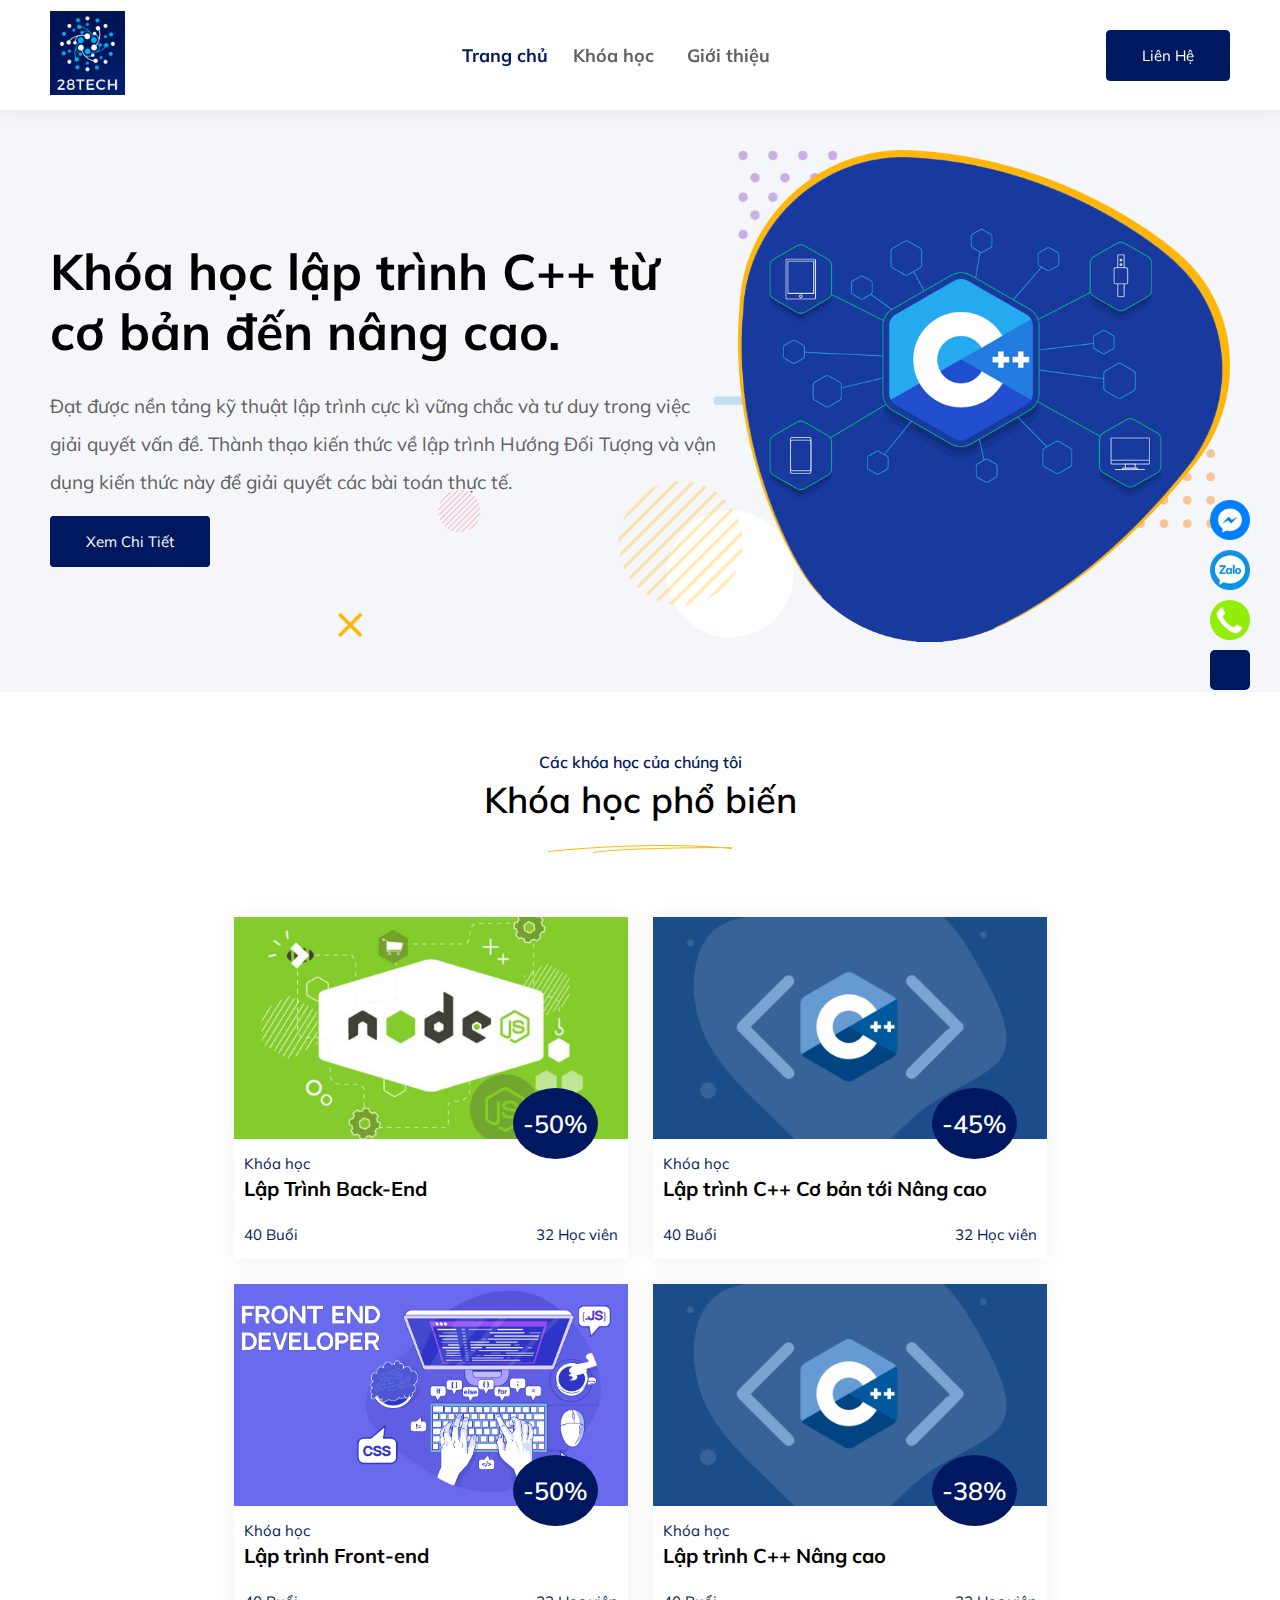
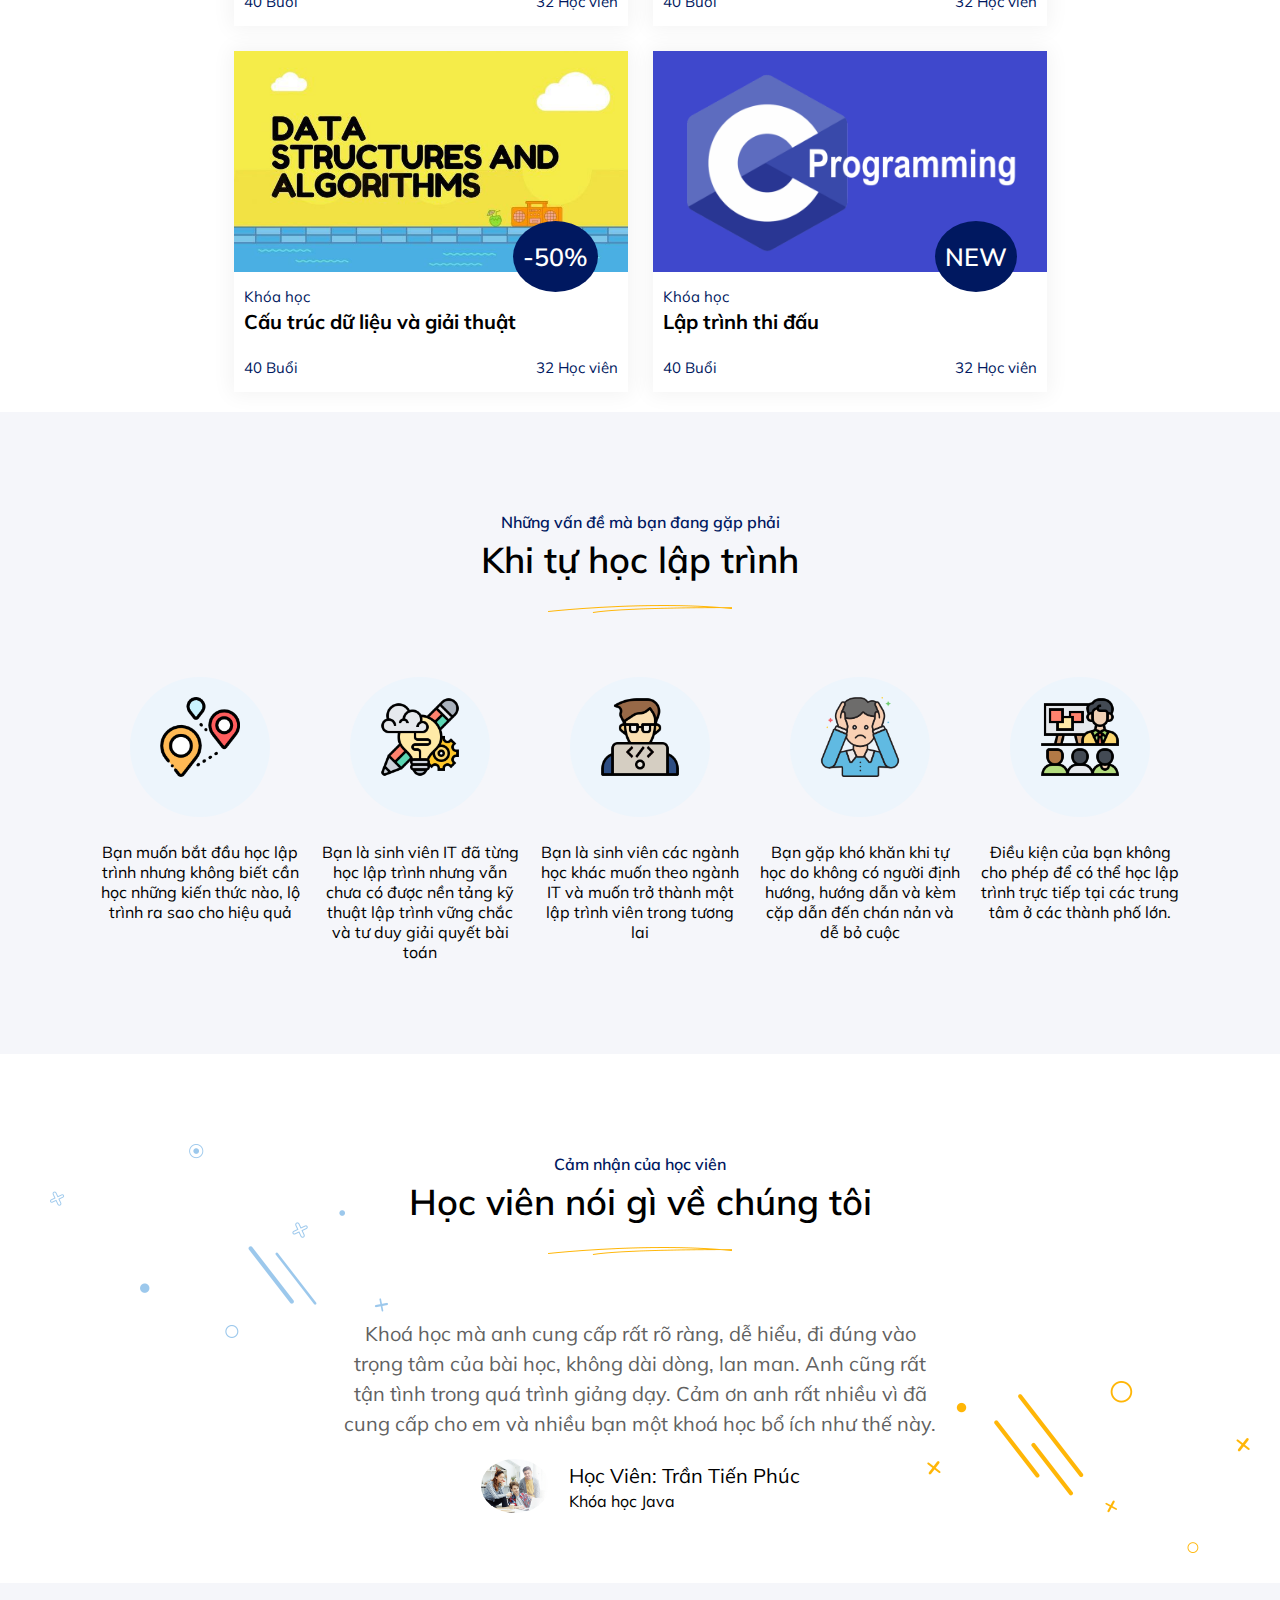
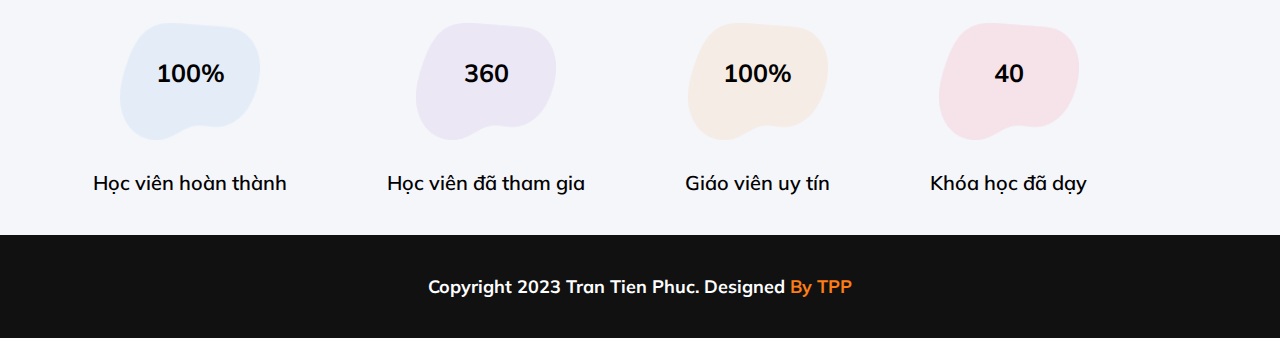
<file: index.html>
<!DOCTYPE html>
<html lang="en">
<head>
    <meta charset="UTF-8">
    <meta name="viewport" content="width=device-width, initial-scale=1.0">
    <link rel="stylesheet" href="style.css">
    <link rel="stylesheet" href="https://cdnjs.cloudflare.com/ajax/libs/font-awesome/6.4.0/css/all.min.css" integrity="sha512-iecdLmaskl7CVkqkXNQ/ZH/XLlvWZOJyj7Yy7tcenmpD1ypASozpmT/E0iPtmFIB46ZmdtAc9eNBvH0H/ZpiBw==" crossorigin="anonymous" referrerpolicy="no-referrer" />
    <link rel="shortcut icon" href="./logo.png" type="image/x-icon">
    <title>TPP - Become A Better Developer</title>
</head>
<body>
    <header>
        <div class="logo">
            <img src="./logo.png" alt="" class="img-logo">
        </div>
        <ul class="menu">
            <li class="menu-item"><a href="./index.html" class="active">Trang chủ</a></li>
            <li class="menu-item-table">
                <a href="" class="table-heading">Khóa học</a>
                <i class="fa-solid fa-chevron-down"></i>
                <div class="menu-list">
                    <a href="./backend.html" class="border">Lập trình Backend</a>
                    <a href="./fontend.html">Lập trình FontEnd</a>
                    <a href="./cplus.html">Lập trình C++ từ cơ bản đến nâng cao</a>
                    <a href="">Cấu trúc dữ liệu và giải thuật</a>
                    <a href="">Lập trình C</a>
                    <a href="">Lập trình Java và SQL</a>
                    <a href="">Lập trình Python</a>
                    <a href="">Lập trình thi đấu</a>
                </div>
            </li>
            <li class="menu-item"><a href="./introduce.html">Giới thiệu</a></li>
        </ul>
        <a href="" class="contact">Liên hệ</a>
    </header>
    <section class="hero">
        <div class="hero-left">
            <h1 class="heading">Khóa học lập trình C++ từ cơ bản đến nâng cao.</h1>
            <p>Đạt được nền tảng kỹ thuật lập trình cực kì vững chắc và tư duy trong việc giải quyết vấn đề. Thành thạo kiến thức về lập trình Hướng Đối Tượng và vận dụng kiến thức này để giải quyết các bài toán thực tế.</p>
            <a href="" class="contact">Xem chi tiết</a>
        </div>
        <div class="hero-right">
            <div class="hero-banner">
                <img src="./banner-c-plus-plus (1).png" alt="" class="hero-img">
            </div>
            <div class="lobby1">
                <img src="./lobby1.png" alt="" class="lobby1-img">
            </div>
            <div class="lobby2">
                <img src="./lobby2.png" alt="" class="lobby2-img">
            </div>
            <div class="lobby3">
                <img src="./lobby3.png" alt="" class="lobby3-img">
            </div>
            <div class="lobby4">
                <img src="./lobby4.png" alt="" class="lobby4-img">
            </div>
            <div class="lobby5">
                <img src="./lobby5.png" alt="" class="lobby5-img">
            </div>
            <div class="lobby6">
                <img src="./shape-img-8.png" alt="" class="lobby5-img">
            </div>
        </div>
    </section>
    <section class="source">
        <div class="title">
            <p>Các khóa học của chúng tôi</p>
            <h3>Khóa học phổ biến</h3>
            <img src="./section-title-shape.png" alt="">
        </div>
        <div class="contain-box">
            <a href="./backend.html">
                <div class="box">
                    <img src="./back-end.png" alt="">
                    <div class="content">
                        <span>Khóa học</span>
                        <h3>Lập Trình Back-End</h3>
                        <div class="star">
                            <i class="fa-solid fa-star"></i>
                            <i class="fa-solid fa-star"></i>
                            <i class="fa-solid fa-star"></i>
                            <i class="fa-solid fa-star"></i>
                            <i class="fa-solid fa-star"></i>
                        </div>
                        <div class="time">
                            <span>40 Buổi</span>
                            <span>32 Học viên</span>
                        </div>
                        <p>-50%</p>
                    </div>
                </div>
            </a>
            <a href="./cplus.html">
                <div class="box">
                    <img src="./c-plus-plus.png" alt="">
                    <div class="content">
                        <span>Khóa học</span>
                        <h3>Lập trình C++ Cơ bản tới Nâng cao</h3>
                        <div class="star">
                            <i class="fa-solid fa-star"></i>
                            <i class="fa-solid fa-star"></i>
                            <i class="fa-solid fa-star"></i>
                            <i class="fa-solid fa-star"></i>
                            <i class="fa-solid fa-star"></i>
                        </div>
                        <div class="time">
                            <span>40 Buổi</span>
                            <span>32 Học viên</span>
                        </div>
                    </div>
                    <p>-45%</p>
                </div>
            </a>
            <a href="./fontend.html">
                <div class="box">
                    <img src="./front-end.png" alt="">
                    <div class="content">
                        <span>Khóa học</span>
                        <h3>Lập trình Front-end</h3>
                        <div class="star">
                            <i class="fa-solid fa-star"></i>
                            <i class="fa-solid fa-star"></i>
                            <i class="fa-solid fa-star"></i>
                            <i class="fa-solid fa-star"></i>
                            <i class="fa-solid fa-star"></i>
                        </div>
                        <div class="time">
                            <span>40 Buổi</span>
                            <span>32 Học viên</span>
                        </div>
                    </div>
                    <p>-50%</p>
                </div>
            </a>
            <div class="box">
                <img src="./c-plus-plus (1).png" alt="">
                <div class="content">
                    <span>Khóa học</span>
                    <h3>Lập trình C++ Nâng cao</h3>
                    <div class="star">
                        <i class="fa-solid fa-star"></i>
                        <i class="fa-solid fa-star"></i>
                        <i class="fa-solid fa-star"></i>
                        <i class="fa-solid fa-star"></i>
                        <i class="fa-solid fa-star"></i>
                    </div>
                    <div class="time">
                        <span>40 Buổi</span>
                        <span>32 Học viên</span>
                    </div>
                </div>
                <p>-38%</p>
            </div>
            <div class="box">
                <img src="./cau-truc-du-lieu-va-giai-thuat.jpg" alt="">
                <div class="content">
                    <span>Khóa học</span>
                    <h3>Cấu trúc dữ liệu và giải thuật</h3>
                    <div class="star">
                        <i class="fa-solid fa-star"></i>
                        <i class="fa-solid fa-star"></i>
                        <i class="fa-solid fa-star"></i>
                        <i class="fa-solid fa-star"></i>
                        <i class="fa-solid fa-star"></i>
                    </div>
                    <div class="time">
                        <span>40 Buổi</span>
                        <span>32 Học viên</span>
                    </div>
                </div>
                <p>-50%</p>
            </div>
            <div class="box">
                <img src="./c.png" alt="">
                <div class="content">
                    <span>Khóa học</span>
                    <h3>Lập trình thi đấu</h3>
                    <div class="star">
                        <i class="fa-solid fa-star"></i>
                        <i class="fa-solid fa-star"></i>
                        <i class="fa-solid fa-star"></i>
                        <i class="fa-solid fa-star"></i>
                        <i class="fa-solid fa-star"></i>
                    </div>
                    <div class="time">
                        <span>40 Buổi</span>
                        <span>32 Học viên</span>
                    </div>
                </div>
                <p>NEW</p>
            </div>
        </div>
    </section>
    <section class="introduce">
        <div class="title">
            <p>Những vấn đề mà bạn đang gặp phải</p>
            <h3>Khi tự học lập trình</h3>
            <img src="./section-title-shape.png" alt="">
        </div>
        <div class="container-difficult">
            <div class="box-difficult">
                <div class="img-difficult">
                    <img src="./lo-trinh.png" alt="">
                </div>
                <p>Bạn muốn bắt đầu học lập trình nhưng không biết cần học những kiến thức nào, lộ trình ra sao cho hiệu quả</p>
            </div>
            <div class="box-difficult">
                <div class="img-difficult">
                    <img src="./tu-duy.png" alt="">
                </div>
                <p>Bạn là sinh viên IT đã từng học lập trình nhưng vẫn chưa có được nền tảng kỹ thuật lập trình vững chắc và tư duy giải quyết bài toán</p>
            </div>
            <div class="box-difficult">
                <div class="img-difficult">
                    <img src="./lap-trinh-vien.png" alt="">
                </div>
                <p>Bạn là sinh viên các ngành học khác muốn theo ngành IT và muốn trở thành một lập trình viên trong tương lai</p>
            </div>
            <div class="box-difficult">
                <div class="img-difficult">
                    <img src="./kho-khan.png" alt="">
                </div>
                <p>Bạn gặp khó khăn khi tự học do không có người định hướng, hướng dẫn và kèm cặp dẫn đến chán nản và dễ bỏ cuộc</p>
            </div>
            <div class="box-difficult">
                <div class="img-difficult">
                    <img src="./hoc-offline.png" alt="">
                </div>
                <p>Điều kiện của bạn không cho phép để có thể học lập trình trực tiếp tại các trung tâm ở các thành phố lớn.</p>
            </div>
        </div>
    </section>
    <section class="feeling">
        <img src="./feedback-shape-1.png" alt="" class="felling-img-1">
        <img src="./feedback-shape-2.png" alt="" class="felling-img-2">
        <div class="title">
            <p>Cảm nhận của học viên</p>
            <h3>Học viên nói gì về chúng tôi</h3>
            <img src="./section-title-shape.png" alt="">
        </div>
        <div class="container-feeling">
            <p>Khoá học mà anh cung cấp rất rõ ràng, dễ hiểu, đi đúng vào trọng tâm của bài học, không dài dòng, lan man. Anh cũng rất tận tình trong quá trình giảng dạy. Cảm ơn anh rất nhiều vì đã cung cấp cho em và nhiều bạn một khoá học bổ ích như thế này.</p>
            <div class="content-feeling">
                <img src="./education-img.png" alt="">
                <div class="comment">
                    <p class="name">Học Viên: Trần Tiến Phúc</p>
                    <span>Khóa học Java</span>
                </div>
            </div>
        </div>
    </section>
    <section class="register-index">
        <div class="container-register-index">
            <div class="box-register">
                <img src="./counter-shape-1.png" alt="">
                <span>Học viên hoàn thành</span>
                <p>100%</p>
            </div>
            <div class="box-register">
                <img src="./counter-shape-2.png" alt="">
                <span>Học viên đã tham gia</span>
                <p>360</p>
            </div>
            <div class="box-register">
                <img src="./counter-shape-3.png" alt="">
                <span>Giáo viên uy tín</span>
                <p>100%</p>
            </div>
            <div class="box-register">
                <img src="./counter-shape-4.png" alt="">
                <span>Khóa học đã dạy</span>
                <p>40</p>
            </div>
        </div>
    </section>
    <div class="social">
        <img src="./icon-mess.png" alt="">
        <img src="./icon-zalo.png" alt="">
        <img src="./icon-phone.png" alt="" class="social-phone">
       <div class="updown">
        <a href="#"><i class="fa-solid fa-angles-up"></i></a>
       </div>
    </div>
    <footer>
        <p>Copyright 2023 Tran Tien Phuc. Designed <span>By TPP</span></p>
    </footer>
</body>
</html>
</file>
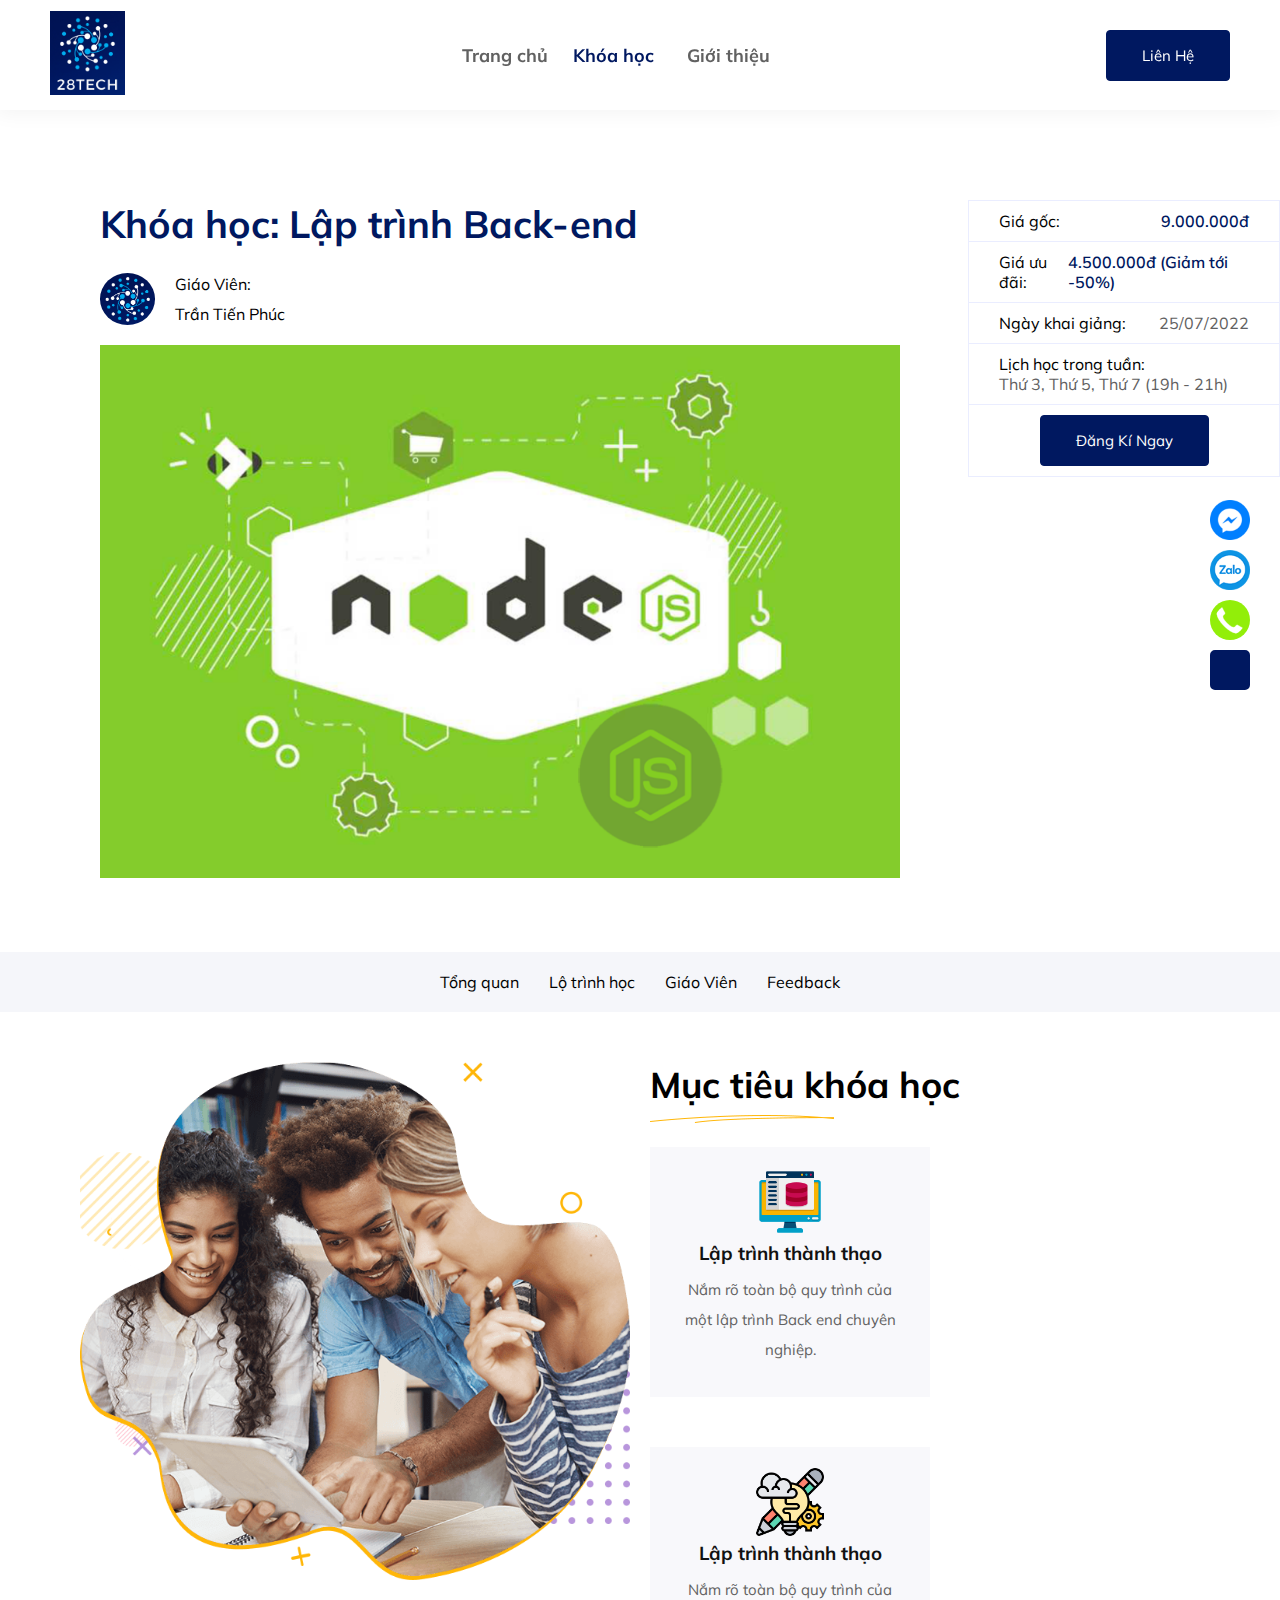
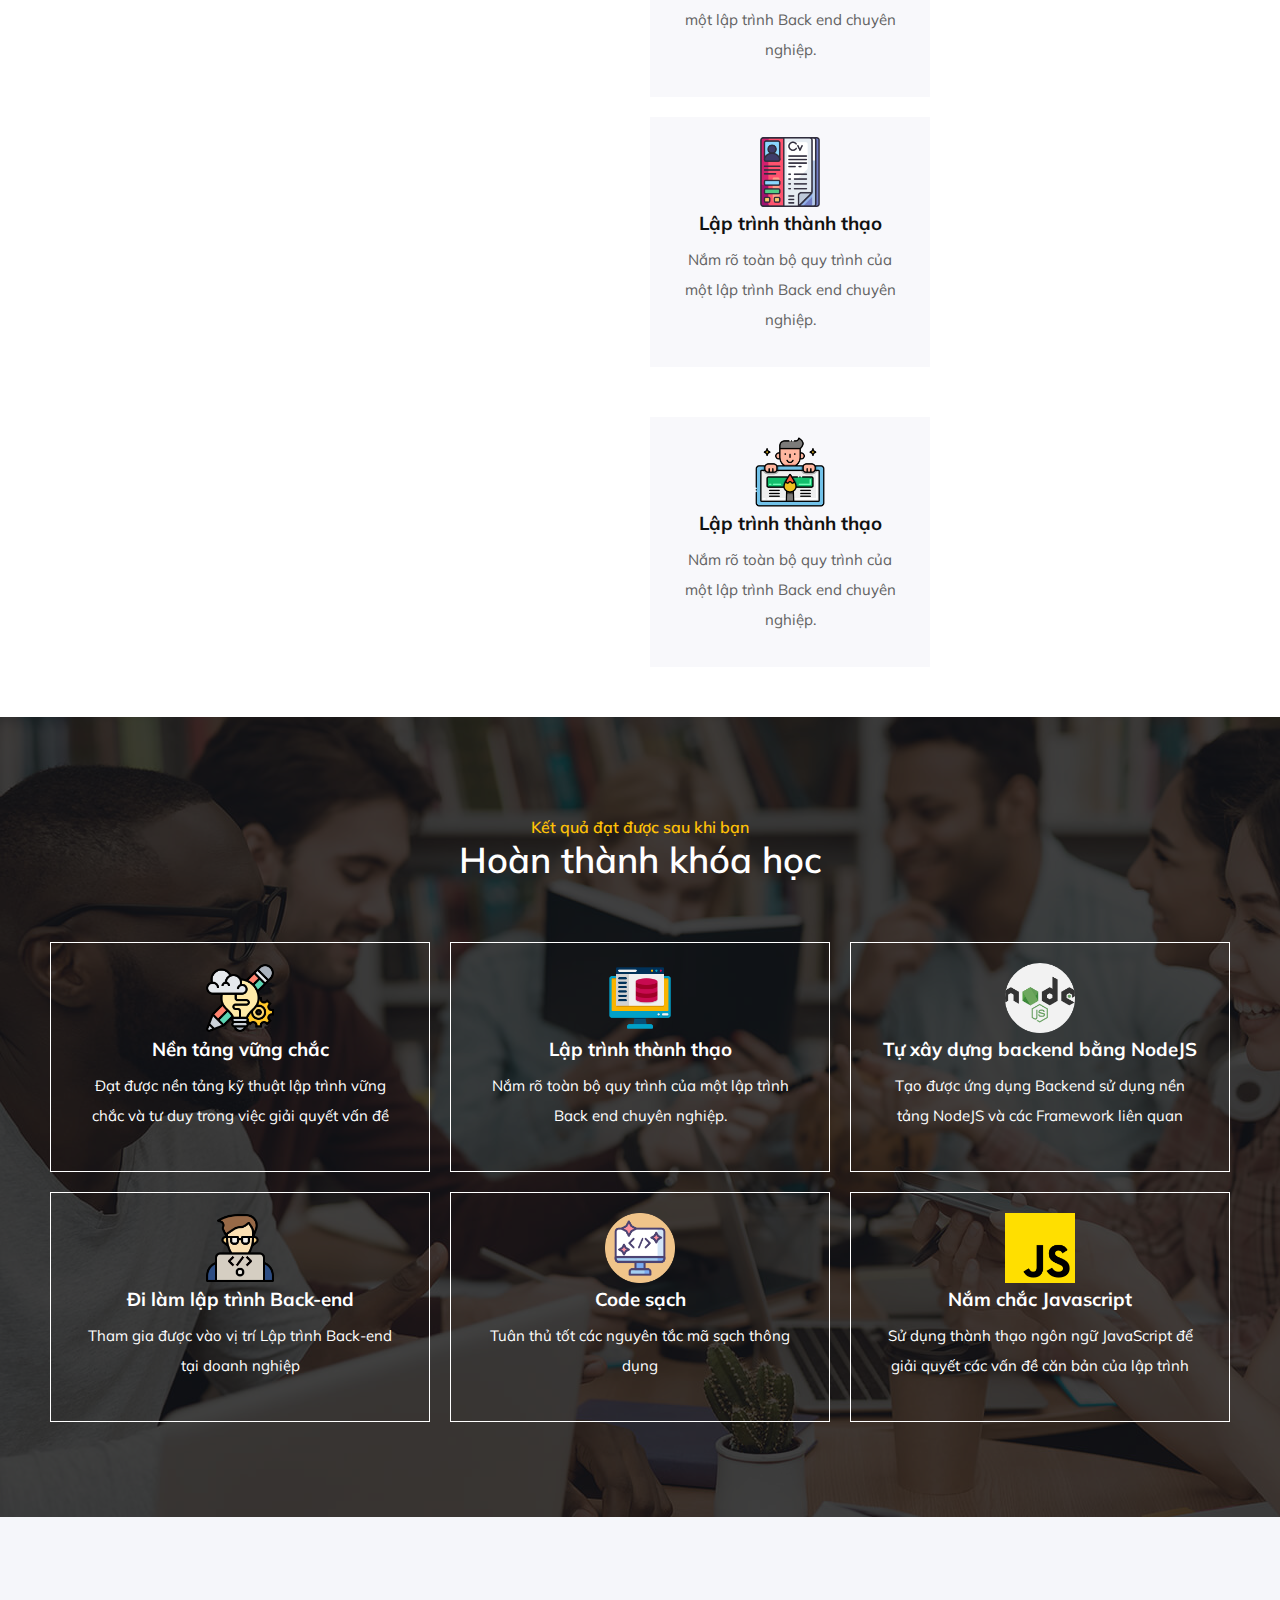
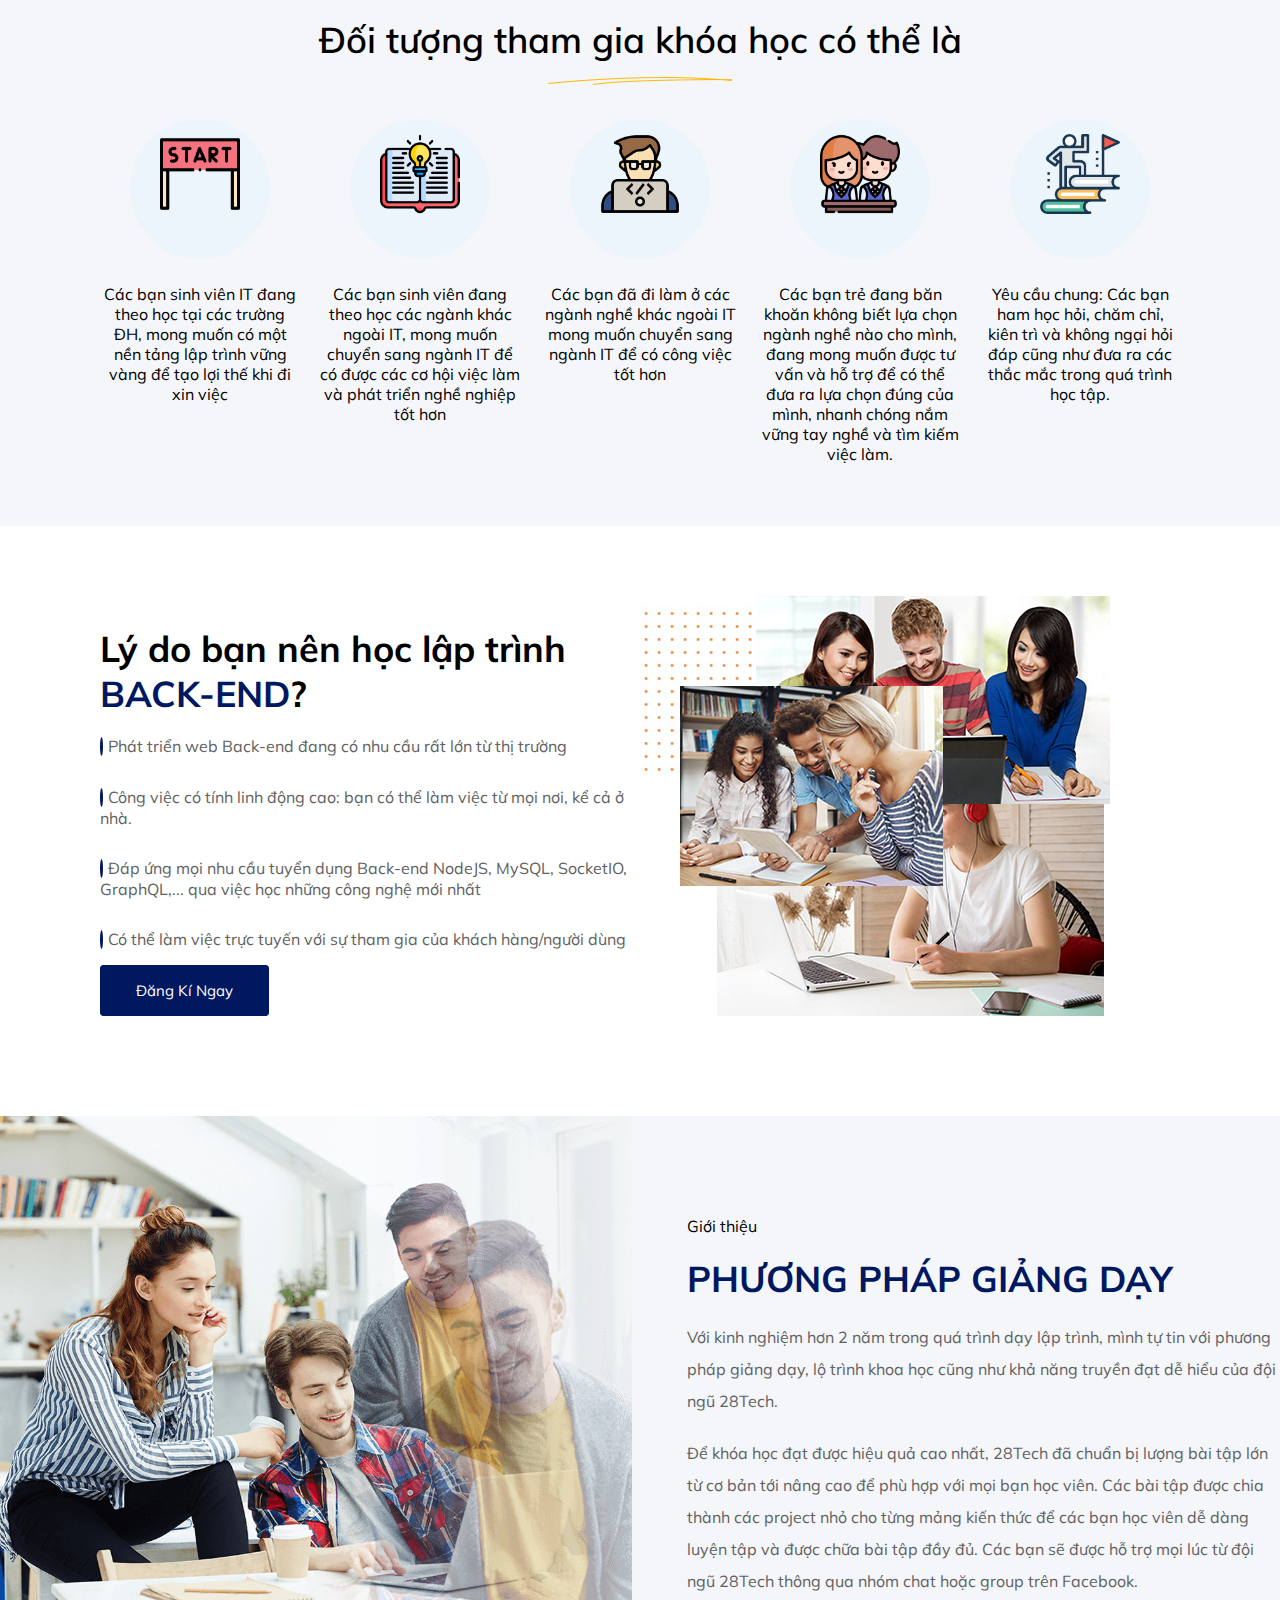
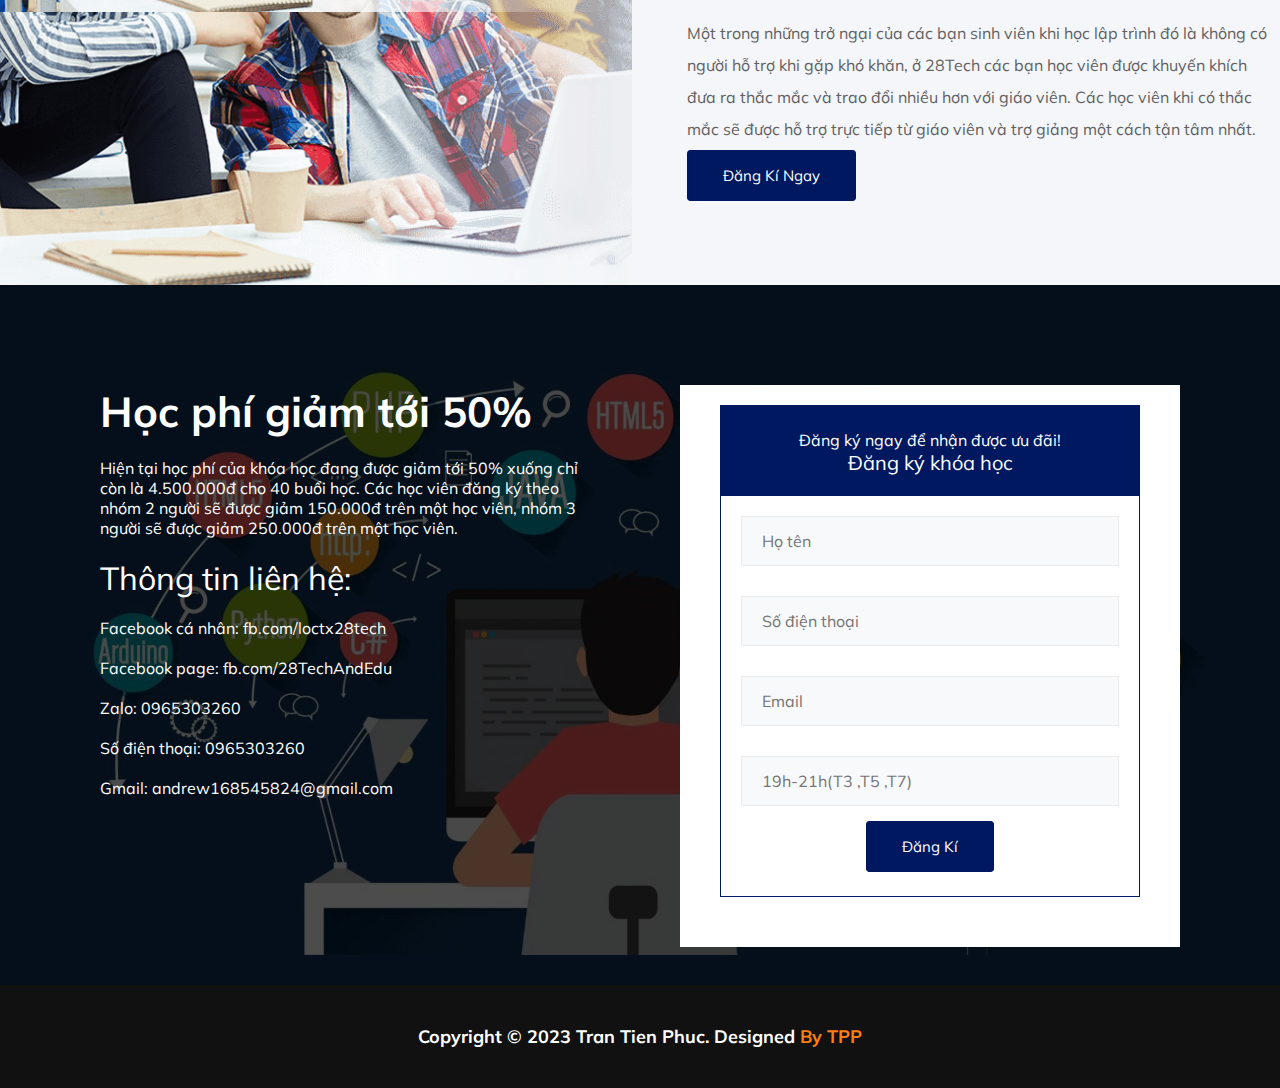
<file: backend.html>
<!DOCTYPE html>
<html lang="en">
<head>
    <meta charset="UTF-8">
    <meta name="viewport" content="width=device-width, initial-scale=1.0">
    <link rel="stylesheet" href="style.css">
    <link rel="stylesheet" href="https://cdnjs.cloudflare.com/ajax/libs/font-awesome/6.4.0/css/all.min.css" integrity="sha512-iecdLmaskl7CVkqkXNQ/ZH/XLlvWZOJyj7Yy7tcenmpD1ypASozpmT/E0iPtmFIB46ZmdtAc9eNBvH0H/ZpiBw==" crossorigin="anonymous" referrerpolicy="no-referrer" />
    <link rel="shortcut icon" href="./logo.png" type="image/x-icon">
    <title>Lập trình Back-end</title>
</head>
<body>
    <header>
        <div class="logo">
            <a href="./index.html">
                <img src="./logo.png" alt="" class="img-logo">
            </a>
        </div>
        <ul class="menu">
            <li class="menu-item"><a href="./index.html">Trang chủ</a></li>
            <li class="menu-item-table">
                <a href="" class="table-heading active">Khóa học</a>
                <i class="fa-solid fa-chevron-down"></i>
                <div class="menu-list">
                    <a href="./backend.html" class="border">Lập trình Backend</a>
                    <a href="./fontend.html">Lập trình FontEnd</a>
                    <a href="./cplus.html">Lập trình C++ từ cơ bản đến nâng cao</a>
                    <a href="">Cấu trúc dữ liệu và giải thuật</a>
                    <a href="">Lập trình C</a>
                    <a href="">Lập trình Java và SQL</a>
                    <a href="">Lập trình Python</a>
                    <a href="">Lập trình thi đấu</a>
                </div>
            </li>
            <li class="menu-item"><a href="./introduce.html">Giới thiệu</a></li>
        </ul>
        <a href="" class="contact">Liên hệ</a>
    </header>
    <section class="rate">
    <div class="left">
            <h2>Khóa học: Lập trình Back-end</h2>
        <div class="teacher">
            <img src="./rating-img-1.jpg" alt="">
            <p>Giáo Viên: <span>Trần Tiến Phúc</span></p>
        </div>
        <img src="./back-end.png" alt="">
    </div>
    <div class="right">
        <div class="box-rate">
            <div class="cost">
                <p>Giá gốc:</p>
                <span>9.000.000đ</span>
            </div>
            <div class="cost">
                <p>Giá ưu đãi:</p>
                <span>4.500.000đ (Giảm tới -50%)</span>
            </div>
            <div class="begin">
                <p>Ngày khai giảng:</p>
                <span>25/07/2022</span>
            </div>
            <div class="calender">
                <p>Lịch học trong tuần:</p>
                <span>Thứ 3, Thứ 5, Thứ 7 (19h - 21h)</span>
            </div>
            <div class="button">
                <a href="" class="contact">Đăng kí ngay</a>
            </div>
        </div>
    </div>
    </section>
    <section class="navbar">
        <ul class="navbar-backend">
            <li>Tổng quan</li>
            <li>Lộ trình học</li>
            <li>Giáo Viên</li>
            <li>Feedback</li>
        </ul>
    </section>
    <section class="target">
        <div class="target-left">
            <img src="./event-img-5.png" alt="" class="target-shape">
            <img src="./event-shape-1.png" alt="" class="target-shape-1">
            <img src="./event-shape-2.png" alt="" class="target-shape-2">
        </div>
        <div class="target-right">
            <h2>Mục tiêu khóa học</h2>
            <img src="./section-title-shape.png" alt="">
            <div class="target-box">
                <div class="target-box-item">
                    <img src="./icon-back-end.png" alt="">
                    <h3>Lập trình thành thạo</h3>
                    <span>Nắm rõ toàn bộ quy trình của một lập trình Back end chuyên nghiệp.</span>
                </div>
                <div class="target-box-item target-box-item-margin">
                    <img src="./tu-duy.png" alt="">
                    <h3>Lập trình thành thạo</h3>
                    <span>Nắm rõ toàn bộ quy trình của một lập trình Back end chuyên nghiệp.</span>
                </div>
                <div class="target-box-item">
                    <img src="./cv.png" alt="">
                    <h3>Lập trình thành thạo</h3>
                    <span>Nắm rõ toàn bộ quy trình của một lập trình Back end chuyên nghiệp.</span>
                </div>
                <div class="target-box-item target-box-item-margin">
                    <img src="./ui-ux.png" alt="">
                    <h3>Lập trình thành thạo</h3>
                    <span>Nắm rõ toàn bộ quy trình của một lập trình Back end chuyên nghiệp.</span>
                </div>
            </div>
        </div>
    </section>
    <section class="result">
        <div class="title">
            <span>Kết quả đạt được sau khi bạn</span>
            <h3>Hoàn thành khóa học</h3>
        </div>
        <div class="target-box">
            <div class="target-box-item">
                <img src="./tu-duy.png" alt="">
                <h3>Nền tảng vững chắc</h3>
                <span>Đạt được nền tảng kỹ thuật lập trình vững chắc và tư duy trong việc giải quyết vấn đề</span>
            </div>
            <div class="target-box-item ">
                <img src="./icon-back-end.png" alt="">
                <h3>Lập trình thành thạo</h3>
                <span>Nắm rõ toàn bộ quy trình của một lập trình Back end chuyên nghiệp.</span>
            </div>
            <div class="target-box-item">
                <img src="./nodejs.png" alt="">
                <h3>Tự xây dựng backend bằng NodeJS</h3>
                <span>Tạo được ứng dụng Backend sử dụng nền tảng NodeJS và các Framework liên quan</span>
            </div>
            <div class="target-box-item">
                <img src="./lap-trinh-vien.png" alt="">
                <h3>Đi làm lập trình Back-end</h3>
                <span>Tham gia được vào vị trí Lập trình Back-end tại doanh nghiệp</span>
            </div>
            <div class="target-box-item">
                <img src="./clean-code.png" alt="">
                <h3>Code sạch</h3>
                <span>Tuân thủ tốt các nguyên tắc mã sạch thông dụng</span>
            </div>
            <div class="target-box-item">
                <img src="./javascript.png" alt="">
                <h3>Nắm chắc Javascript</h3>
                <span>Sử dụng thành thạo ngôn ngữ JavaScript để giải quyết các vấn đề căn bản của lập trình</span>
            </div>
        </div>
    </section>
    <section class="opp">
        <h2>Đối tượng tham gia khóa học có thể là</h2>
        <img src="./section-title-shape.png" alt="">
        <div class="container-difficult">
            <div class="box-difficult">
                <div class="img-difficult">
                    <img src="./bat-dau.png" alt="">
                </div>
                <p>Các bạn sinh viên IT đang theo học tại các trường ĐH, mong muốn có một nền tảng lập trình vững vàng để tạo lợi thế khi đi xin việc</p>
            </div>
            <div class="box-difficult">
                <div class="img-difficult">
                    <img src="./kien-thuc.png" alt="">
                </div>
                <p>Các bạn sinh viên đang theo học các ngành khác ngoài IT, mong muốn chuyển sang ngành IT để có được các cơ hội việc làm và phát triển nghề nghiệp tốt hơn</p>
            </div>
            <div class="box-difficult">
                <div class="img-difficult">
                    <img src="./lap-trinh-vien.png" alt="">
                </div>
                <p>Các bạn đã đi làm ở các ngành nghề khác ngoài IT mong muốn chuyển sang ngành IT để có công việc tốt hơn</p>
            </div>
            <div class="box-difficult">
                <div class="img-difficult">
                    <img src="./hoc-sinh.png" alt="">
                </div>
                <p>Các bạn trẻ đang băn khoăn không biết lựa chọn ngành nghề nào cho mình, đang mong muốn được tư vấn và hỗ trợ để có thể đưa ra lựa chọn đúng của mình, nhanh chóng nắm vững tay nghề và tìm kiếm việc làm.</p>
            </div>
            <div class="box-difficult">
                <div class="img-difficult">
                    <img src="./no-luc.png" alt="">
                </div>
                <p>Yêu cầu chung: Các bạn ham học hỏi, chăm chỉ, kiên trì và không ngại hỏi đáp cũng như đưa ra các thắc mắc trong quá trình học tập.</p>
            </div>
    </section>
    <section class="why">
        <div class="why-left">
            <h2>Lý do bạn nên học lập trình <span>BACK-END</span>?</h2>
            <div class="contact-introduce">
                <div class="contact-item">
                    <i class="fa-solid fa-check"></i><span class="link">Phát triển web Back-end đang có nhu cầu rất lớn từ thị trường</span>
                </div>
                <div class="contact-item">
                    <i class="fa-solid fa-check"></i><span class="link">Công việc có tính linh động cao: bạn có thể làm việc từ mọi nơi, kể cả ở nhà.</span>
                </div>
                <div class="contact-item">
                    <i class="fa-solid fa-check"></i></span><span class="link">Đáp ứng mọi nhu cầu tuyển dụng Back-end NodeJS, MySQL, SocketIO, GraphQL,... qua việc học những công nghệ mới nhất</span>
                </div>
                <div class="contact-item">
                    <i class="fa-solid fa-check"></i><span class="link">Có thể làm việc trực tuyến với sự tham gia của khách hàng/người dùng</span>
                </div>
                <a href="" class="contact">Đăng kí ngay</a>
            </div>
        </div>
        <div class="why-right">
            <img src="./education-img-2.jpg" alt="" class="why-right-img-2">
            <img src="./education-img-3.jpg" alt="" class="why-right-img-3">
            <img src="./education-img-4.jpg" alt="" class="why-right-img-4">
            <img src="./education-shape-1.jpg" alt="" class="why-shap-1">
            <img src="./education-shape-2.png" alt="" class="why-shap-2">
        </div>
    </section>
    <section class="introduce-body">
        <div class="introduce-left">
            <img src="./education-img (1).png" alt="">
        </div>
        <div class="introduce-right">
            <span>Giới thiệu</span>
            <h3>Phương pháp GIẢNG DẠY</h3>
        <div class="content">
            <p>Với kinh nghiệm hơn 2 năm trong quá trình dạy lập trình, mình tự tin với phương pháp giảng dạy, lộ trình khoa học cũng như khả năng truyền đạt dễ hiểu của đội ngũ 28Tech.</p>
            <p>Để khóa học đạt được hiệu quả cao nhất, 28Tech đã chuẩn bị lượng bài tập lớn từ cơ bản tới nâng cao để phù hợp với mọi bạn học viên. Các bài tập được chia thành các project nhỏ cho từng mảng kiến thức để các bạn học viên dễ dàng luyện tập và được chữa bài tập đầy đủ. Các bạn sẽ được hỗ trợ mọi lúc từ đội ngũ 28Tech thông qua nhóm chat hoặc group trên Facebook.</p>
            <p>Một trong những trở ngại của các bạn sinh viên khi học lập trình đó là không có người hỗ trợ khi gặp khó khăn, ở 28Tech các bạn học viên được khuyến khích đưa ra thắc mắc và trao đổi nhiều hơn với giáo viên. Các học viên khi có thắc mắc sẽ được hỗ trợ trực tiếp từ giáo viên và trợ giảng một cách tận tâm nhất.</p>
            <a href="" class="contact">Đăng kí ngay</a>
        </div>
        </div>
        </div>
    </section>
    <div class="sale">
        <div class="sale-left">
            <h2>Học phí giảm tới 50%</h2>
            <p class="here">Hiện tại học phí của khóa học đang được giảm tới 50% xuống chỉ còn là 4.500.000đ cho 40 buổi học. Các học viên đăng ký theo nhóm 2 người sẽ được giảm 150.000đ trên một học viên, nhóm 3 người sẽ được giảm 250.000đ trên một học viên.</p>
            <p class="sale-contact">Thông tin liên hệ:</p>
            <p>Facebook cá nhân: fb.com/loctx28tech</p>
            <p>Facebook page: fb.com/28TechAndEdu</p>
            <p>Zalo: 0965303260</p>
            <p>Số điện thoại: 0965303260</p>
            <p>Gmail: andrew168545824@gmail.com</p>
        </div>
        <div class="sale-right">
            <div class="container-register">
                <div class="register">
                    <span>Đăng ký ngay để nhận được ưu đãi!</span>
                    <h3>Đăng ký khóa học</h3>
                </div>
                <div class="form">
                    <input type="text" placeholder="Họ tên">
                    <input type="text" placeholder="Số điện thoại">
                    <input type="text" placeholder="Email">
                    <input type="text" placeholder="19h-21h(T3 ,T5 ,T7)">
                    <a href="" class="contact">Đăng kí</a>
                </div>
            </div>
        </div>
    </div>
    <div class="social">
        <img src="./icon-mess.png" alt="">
        <img src="./icon-zalo.png" alt="">
        <img src="./icon-phone.png" alt="" class="social-phone">
       <div class="updown">
        <a href="#"><i class="fa-solid fa-angles-up"></i></a>
       </div>
    </div>
    <footer>
        <p>Copyright &copy; 2023 Tran Tien Phuc. Designed <span>By TPP</span></p>
    </footer>
</body>
</html>
</file>
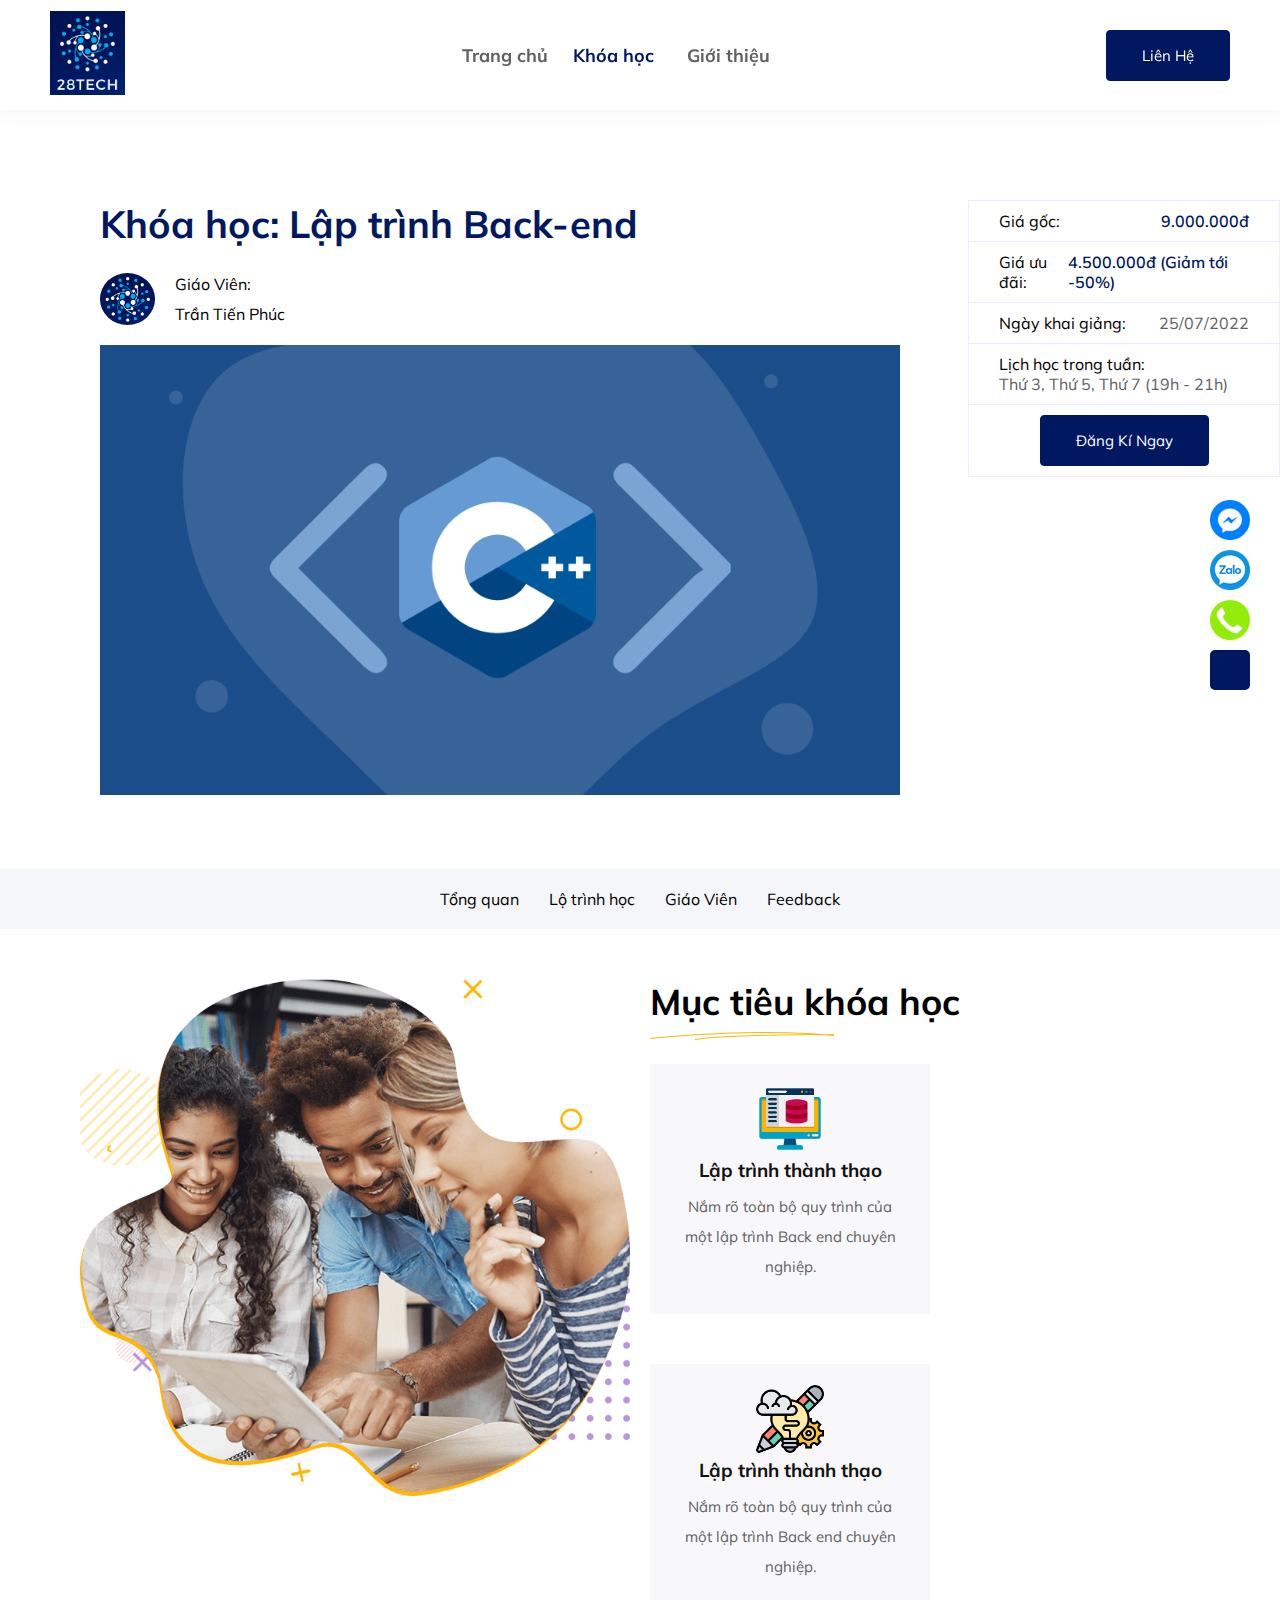
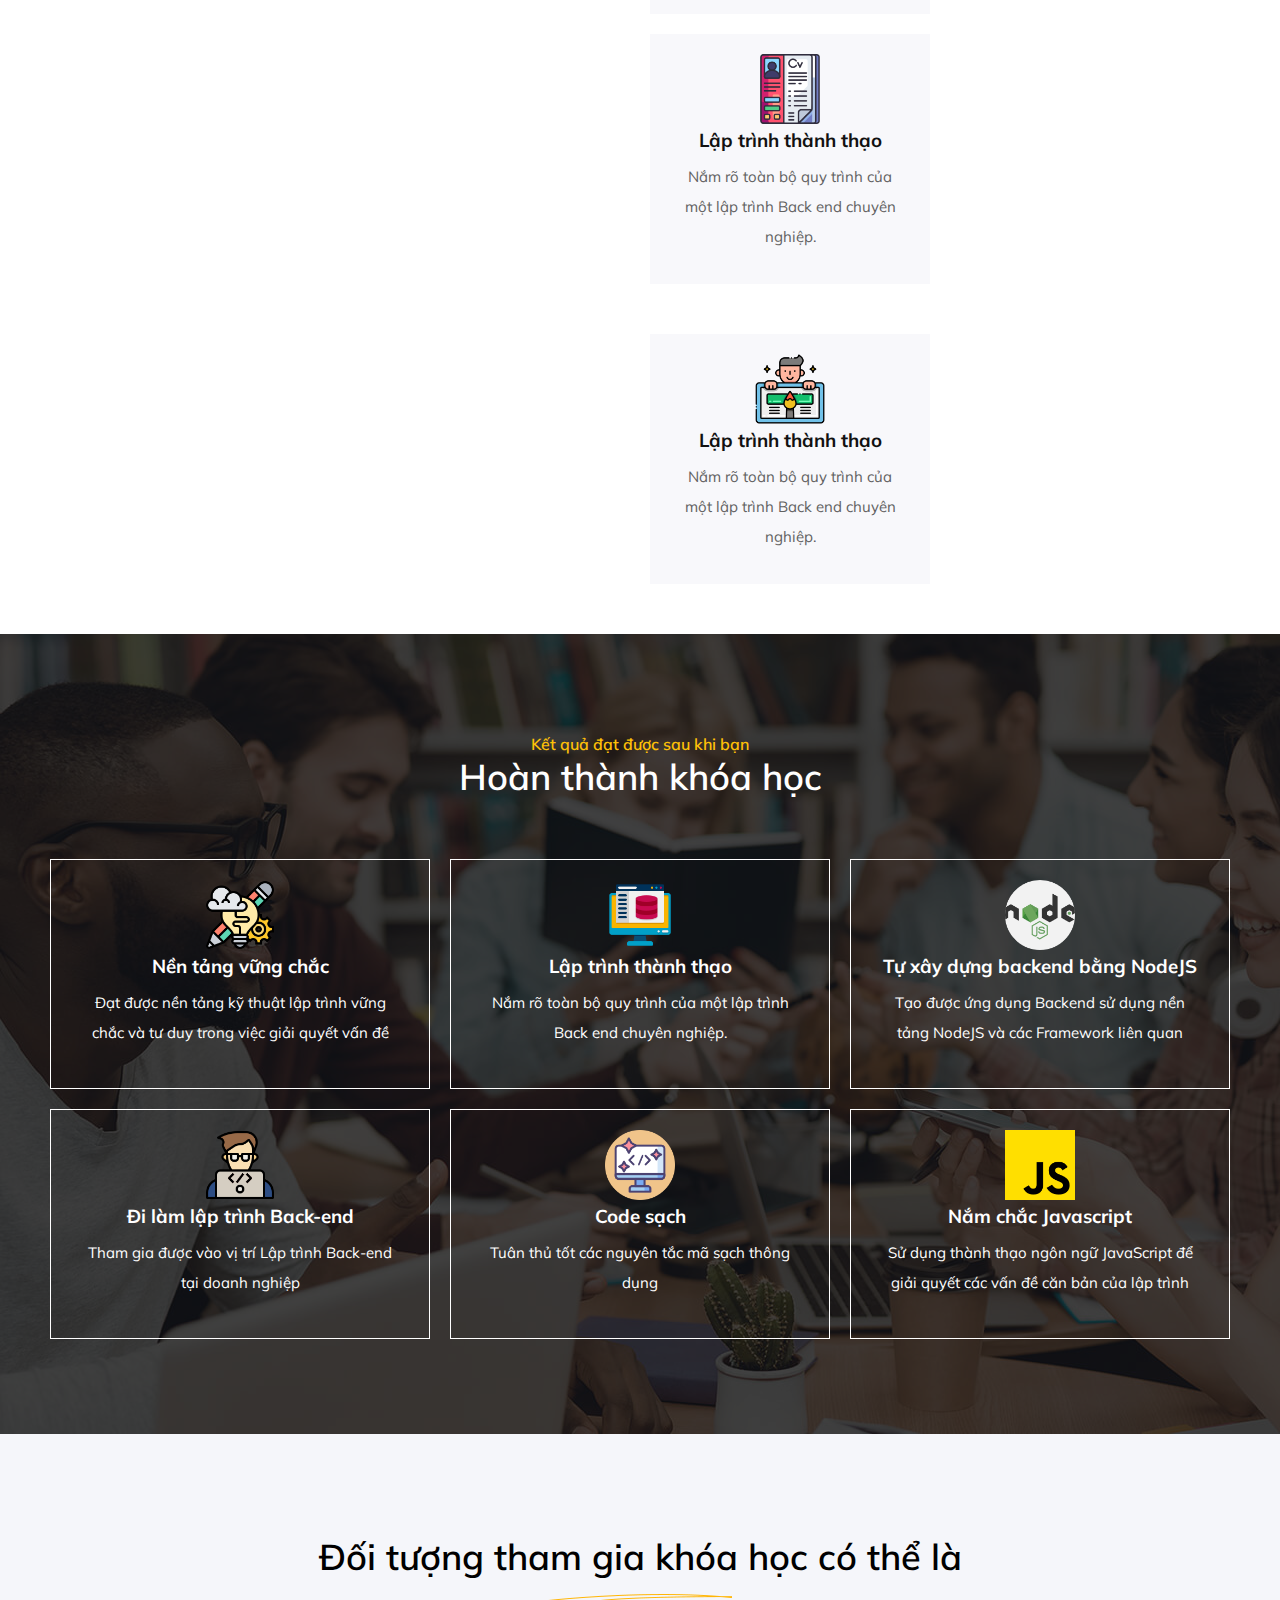
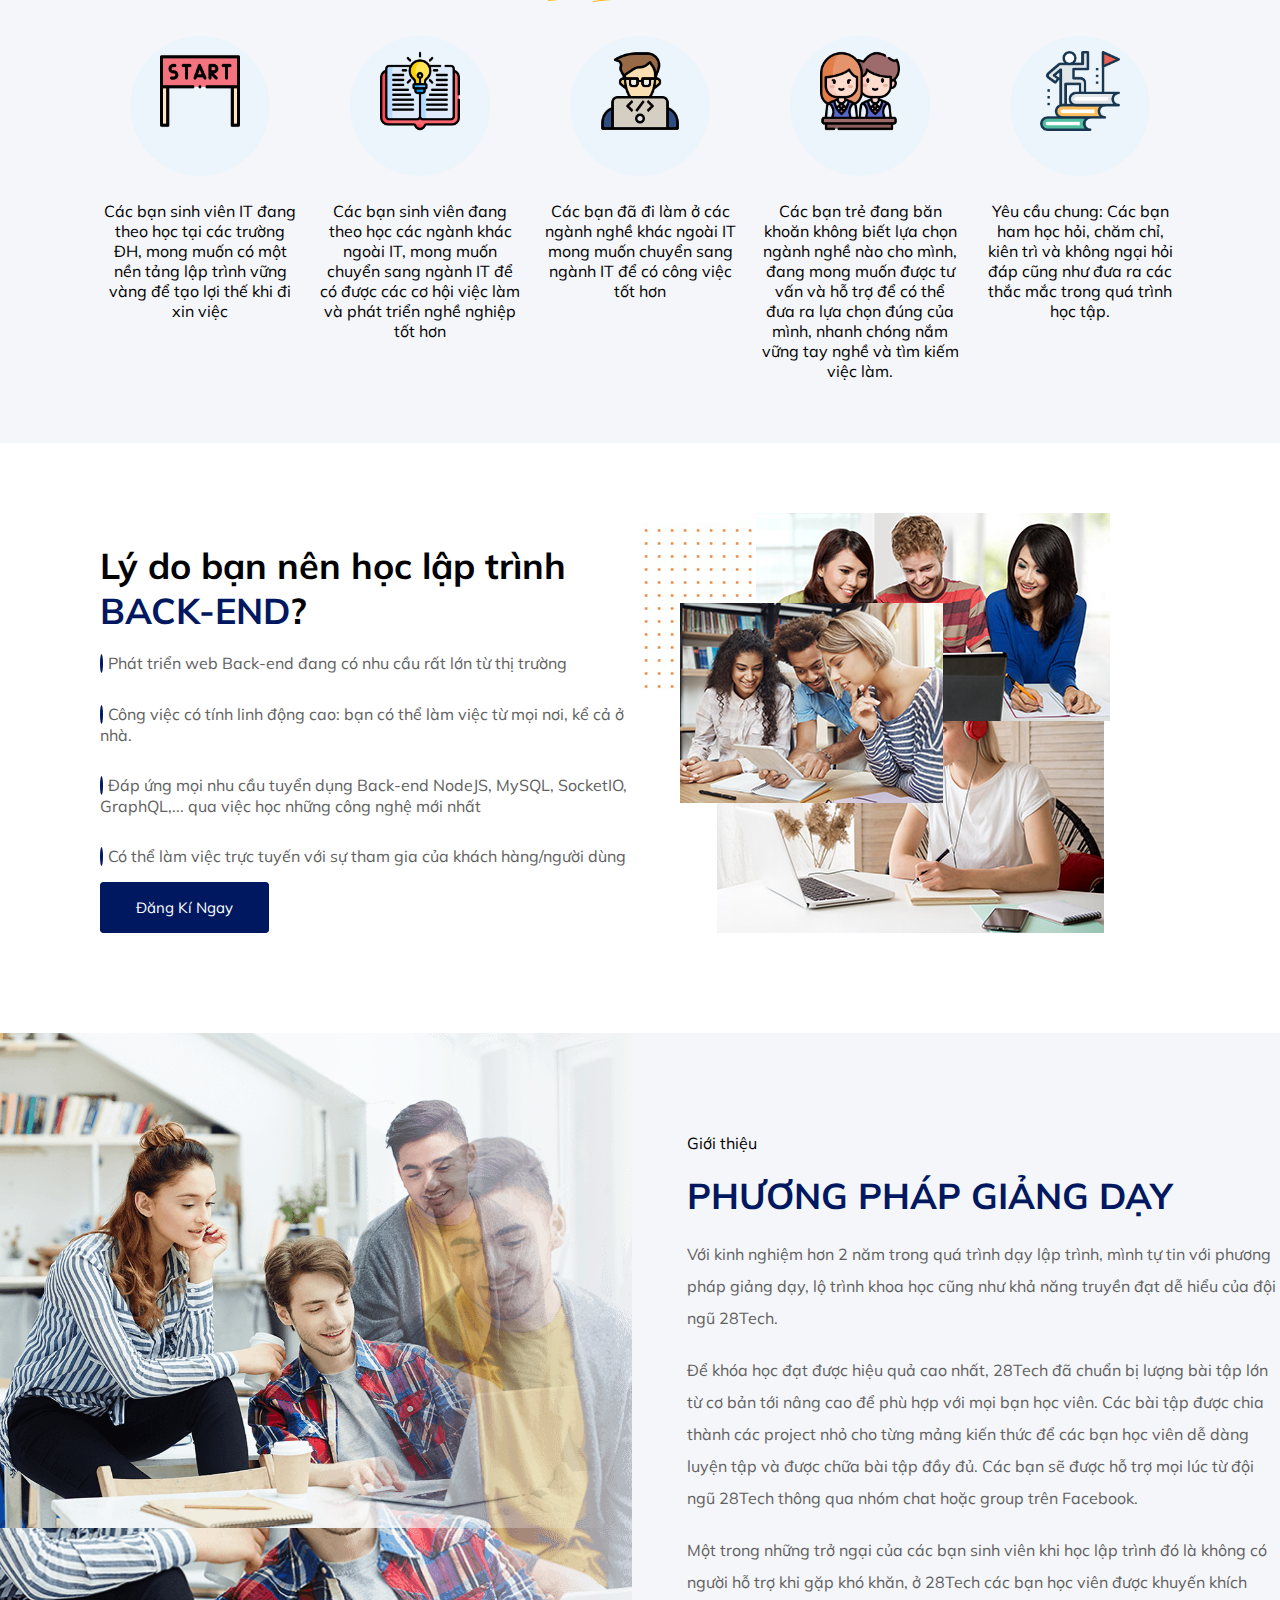
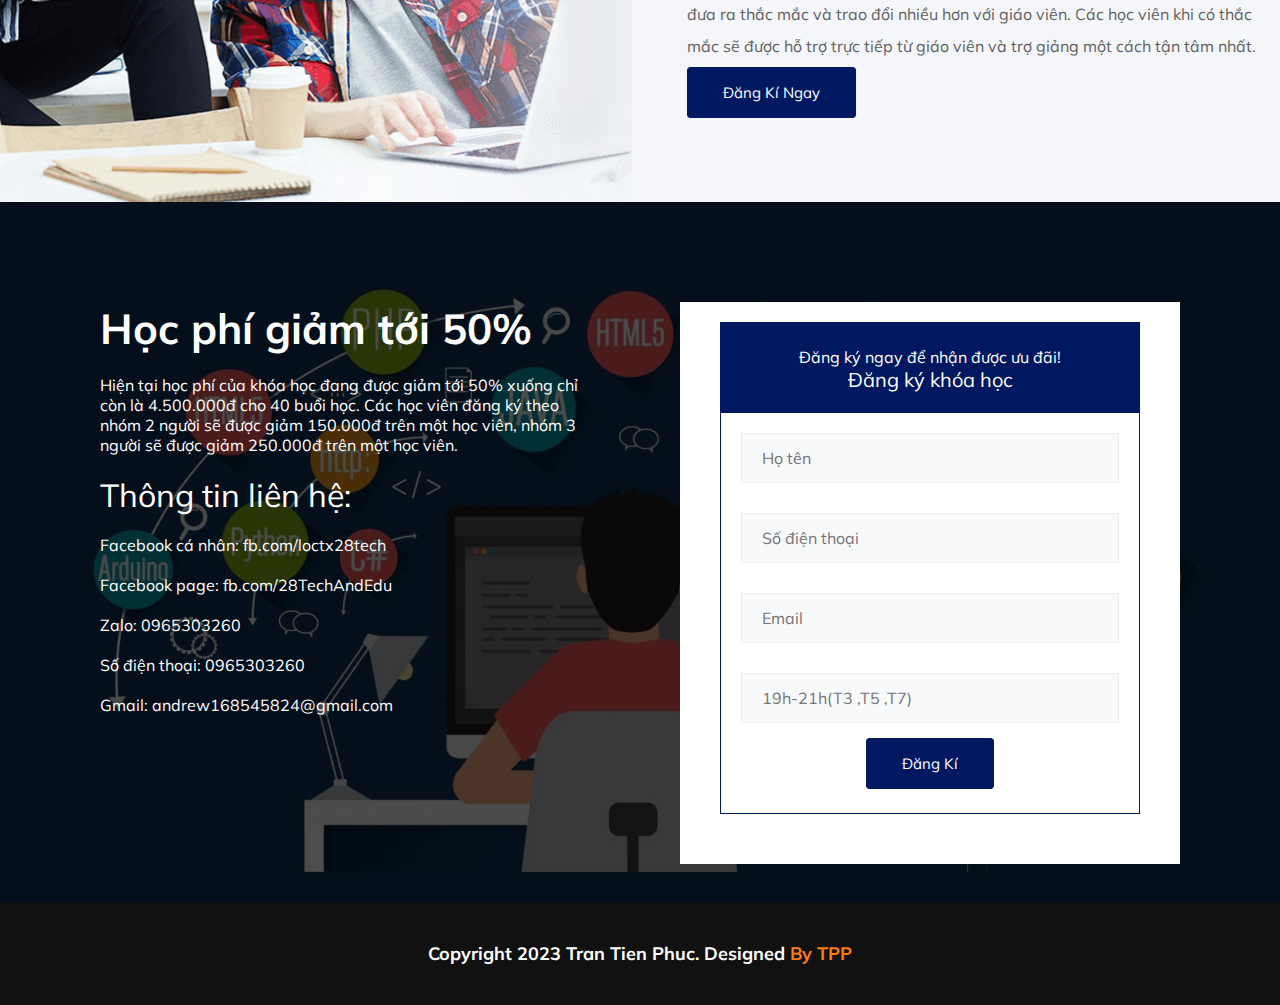
<file: cplus.html>
<!DOCTYPE html>
<html lang="en">
<head>
    <meta charset="UTF-8">
    <meta name="viewport" content="width=device-width, initial-scale=1.0">
    <link rel="stylesheet" href="style.css">
    <link rel="stylesheet" href="https://cdnjs.cloudflare.com/ajax/libs/font-awesome/6.4.0/css/all.min.css" integrity="sha512-iecdLmaskl7CVkqkXNQ/ZH/XLlvWZOJyj7Yy7tcenmpD1ypASozpmT/E0iPtmFIB46ZmdtAc9eNBvH0H/ZpiBw==" crossorigin="anonymous" referrerpolicy="no-referrer" />
    <link rel="shortcut icon" href="./logo.png" type="image/x-icon">
    <title>Lập trình Back-end</title>
</head>
<body>
    <header>
        <div class="logo">
            <a href="./index.html">
                <img src="./logo.png" alt="" class="img-logo">
            </a>
        </div>
        <ul class="menu">
            <li class="menu-item"><a href="./index.html">Trang chủ</a></li>
            <li class="menu-item-table">
                <a href="" class="table-heading active">Khóa học</a>
                <i class="fa-solid fa-chevron-down"></i>
                <div class="menu-list">
                    <a href="./backend.html" class="border">Lập trình Backend</a>
                    <a href="./fontend.html">Lập trình FontEnd</a>
                    <a href="./cplus.html">Lập trình C++ từ cơ bản đến nâng cao</a>
                    <a href="">Cấu trúc dữ liệu và giải thuật</a>
                    <a href="">Lập trình C</a>
                    <a href="">Lập trình Java và SQL</a>
                    <a href="">Lập trình Python</a>
                    <a href="">Lập trình thi đấu</a>
                </div>
            </li>
            <li class="menu-item"><a href="./introduce.html">Giới thiệu</a></li>
        </ul>
        <a href="" class="contact">Liên hệ</a>
    </header>
    <section class="rate">
    <div class="left">
            <h2>Khóa học: Lập trình Back-end</h2>
        <div class="teacher">
            <img src="./rating-img-1.jpg" alt="">
            <p>Giáo Viên: <span>Trần Tiến Phúc</span></p>
        </div>
        <img src="./c-plus-plus.png" alt="">
    </div>
    <div class="right">
        <div class="box-rate">
            <div class="cost">
                <p>Giá gốc:</p>
                <span>9.000.000đ</span>
            </div>
            <div class="cost">
                <p>Giá ưu đãi:</p>
                <span>4.500.000đ (Giảm tới -50%)</span>
            </div>
            <div class="begin">
                <p>Ngày khai giảng:</p>
                <span>25/07/2022</span>
            </div>
            <div class="calender">
                <p>Lịch học trong tuần:</p>
                <span>Thứ 3, Thứ 5, Thứ 7 (19h - 21h)</span>
            </div>
            <div class="button">
                <a href="" class="contact">Đăng kí ngay</a>
            </div>
        </div>
    </div>
    </section>
    <section class="navbar">
        <ul class="navbar-backend">
            <li>Tổng quan</li>
            <li>Lộ trình học</li>
            <li>Giáo Viên</li>
            <li>Feedback</li>
        </ul>
    </section>
    <section class="target">
        <div class="target-left">
            <img src="./event-img-5.png" alt="" class="target-shape">
            <img src="./event-shape-1.png" alt="" class="target-shape-1">
            <img src="./event-shape-2.png" alt="" class="target-shape-2">
        </div>
        <div class="target-right">
            <h2>Mục tiêu khóa học</h2>
            <img src="./section-title-shape.png" alt="">
            <div class="target-box">
                <div class="target-box-item">
                    <img src="./icon-back-end.png" alt="">
                    <h3>Lập trình thành thạo</h3>
                    <span>Nắm rõ toàn bộ quy trình của một lập trình Back end chuyên nghiệp.</span>
                </div>
                <div class="target-box-item target-box-item-margin">
                    <img src="./tu-duy.png" alt="">
                    <h3>Lập trình thành thạo</h3>
                    <span>Nắm rõ toàn bộ quy trình của một lập trình Back end chuyên nghiệp.</span>
                </div>
                <div class="target-box-item">
                    <img src="./cv.png" alt="">
                    <h3>Lập trình thành thạo</h3>
                    <span>Nắm rõ toàn bộ quy trình của một lập trình Back end chuyên nghiệp.</span>
                </div>
                <div class="target-box-item target-box-item-margin">
                    <img src="./ui-ux.png" alt="">
                    <h3>Lập trình thành thạo</h3>
                    <span>Nắm rõ toàn bộ quy trình của một lập trình Back end chuyên nghiệp.</span>
                </div>
            </div>
        </div>
    </section>
    <section class="result">
        <div class="title">
            <span>Kết quả đạt được sau khi bạn</span>
            <h3>Hoàn thành khóa học</h3>
        </div>
        <div class="target-box">
            <div class="target-box-item">
                <img src="./tu-duy.png" alt="">
                <h3>Nền tảng vững chắc</h3>
                <span>Đạt được nền tảng kỹ thuật lập trình vững chắc và tư duy trong việc giải quyết vấn đề</span>
            </div>
            <div class="target-box-item ">
                <img src="./icon-back-end.png" alt="">
                <h3>Lập trình thành thạo</h3>
                <span>Nắm rõ toàn bộ quy trình của một lập trình Back end chuyên nghiệp.</span>
            </div>
            <div class="target-box-item">
                <img src="./nodejs.png" alt="">
                <h3>Tự xây dựng backend bằng NodeJS</h3>
                <span>Tạo được ứng dụng Backend sử dụng nền tảng NodeJS và các Framework liên quan</span>
            </div>
            <div class="target-box-item">
                <img src="./lap-trinh-vien.png" alt="">
                <h3>Đi làm lập trình Back-end</h3>
                <span>Tham gia được vào vị trí Lập trình Back-end tại doanh nghiệp</span>
            </div>
            <div class="target-box-item">
                <img src="./clean-code.png" alt="">
                <h3>Code sạch</h3>
                <span>Tuân thủ tốt các nguyên tắc mã sạch thông dụng</span>
            </div>
            <div class="target-box-item">
                <img src="./javascript.png" alt="">
                <h3>Nắm chắc Javascript</h3>
                <span>Sử dụng thành thạo ngôn ngữ JavaScript để giải quyết các vấn đề căn bản của lập trình</span>
            </div>
        </div>
    </section>
    <section class="opp">
        <h2>Đối tượng tham gia khóa học có thể là</h2>
        <img src="./section-title-shape.png" alt="">
        <div class="container-difficult">
            <div class="box-difficult">
                <div class="img-difficult">
                    <img src="./bat-dau.png" alt="">
                </div>
                <p>Các bạn sinh viên IT đang theo học tại các trường ĐH, mong muốn có một nền tảng lập trình vững vàng để tạo lợi thế khi đi xin việc</p>
            </div>
            <div class="box-difficult">
                <div class="img-difficult">
                    <img src="./kien-thuc.png" alt="">
                </div>
                <p>Các bạn sinh viên đang theo học các ngành khác ngoài IT, mong muốn chuyển sang ngành IT để có được các cơ hội việc làm và phát triển nghề nghiệp tốt hơn</p>
            </div>
            <div class="box-difficult">
                <div class="img-difficult">
                    <img src="./lap-trinh-vien.png" alt="">
                </div>
                <p>Các bạn đã đi làm ở các ngành nghề khác ngoài IT mong muốn chuyển sang ngành IT để có công việc tốt hơn</p>
            </div>
            <div class="box-difficult">
                <div class="img-difficult">
                    <img src="./hoc-sinh.png" alt="">
                </div>
                <p>Các bạn trẻ đang băn khoăn không biết lựa chọn ngành nghề nào cho mình, đang mong muốn được tư vấn và hỗ trợ để có thể đưa ra lựa chọn đúng của mình, nhanh chóng nắm vững tay nghề và tìm kiếm việc làm.</p>
            </div>
            <div class="box-difficult">
                <div class="img-difficult">
                    <img src="./no-luc.png" alt="">
                </div>
                <p>Yêu cầu chung: Các bạn ham học hỏi, chăm chỉ, kiên trì và không ngại hỏi đáp cũng như đưa ra các thắc mắc trong quá trình học tập.</p>
            </div>
    </section>
    <section class="why">
        <div class="why-left">
            <h2>Lý do bạn nên học lập trình <span>BACK-END</span>?</h2>
            <div class="contact-introduce">
                <div class="contact-item">
                    <i class="fa-solid fa-check"></i><span class="link">Phát triển web Back-end đang có nhu cầu rất lớn từ thị trường</span>
                </div>
                <div class="contact-item">
                    <i class="fa-solid fa-check"></i><span class="link">Công việc có tính linh động cao: bạn có thể làm việc từ mọi nơi, kể cả ở nhà.</span>
                </div>
                <div class="contact-item">
                    <i class="fa-solid fa-check"></i></span><span class="link">Đáp ứng mọi nhu cầu tuyển dụng Back-end NodeJS, MySQL, SocketIO, GraphQL,... qua việc học những công nghệ mới nhất</span>
                </div>
                <div class="contact-item">
                    <i class="fa-solid fa-check"></i><span class="link">Có thể làm việc trực tuyến với sự tham gia của khách hàng/người dùng</span>
                </div>
                <a href="" class="contact">Đăng kí ngay</a>
            </div>
        </div>
        <div class="why-right">
            <img src="./education-img-2.jpg" alt="" class="why-right-img-2">
            <img src="./education-img-3.jpg" alt="" class="why-right-img-3">
            <img src="./education-img-4.jpg" alt="" class="why-right-img-4">
            <img src="./education-shape-1.jpg" alt="" class="why-shap-1">
            <img src="./education-shape-2.png" alt="" class="why-shap-2">
        </div>
    </section>
    <section class="introduce-body">
        <div class="introduce-left">
            <img src="./education-img (1).png" alt="">
        </div>
        <div class="introduce-right">
            <span>Giới thiệu</span>
            <h3>Phương pháp GIẢNG DẠY</h3>
        <div class="content">
            <p>Với kinh nghiệm hơn 2 năm trong quá trình dạy lập trình, mình tự tin với phương pháp giảng dạy, lộ trình khoa học cũng như khả năng truyền đạt dễ hiểu của đội ngũ 28Tech.</p>
            <p>Để khóa học đạt được hiệu quả cao nhất, 28Tech đã chuẩn bị lượng bài tập lớn từ cơ bản tới nâng cao để phù hợp với mọi bạn học viên. Các bài tập được chia thành các project nhỏ cho từng mảng kiến thức để các bạn học viên dễ dàng luyện tập và được chữa bài tập đầy đủ. Các bạn sẽ được hỗ trợ mọi lúc từ đội ngũ 28Tech thông qua nhóm chat hoặc group trên Facebook.</p>
            <p>Một trong những trở ngại của các bạn sinh viên khi học lập trình đó là không có người hỗ trợ khi gặp khó khăn, ở 28Tech các bạn học viên được khuyến khích đưa ra thắc mắc và trao đổi nhiều hơn với giáo viên. Các học viên khi có thắc mắc sẽ được hỗ trợ trực tiếp từ giáo viên và trợ giảng một cách tận tâm nhất.</p>
            <a href="" class="contact">Đăng kí ngay</a>
        </div>
        </div>
        </div>
    </section>
    <div class="sale">
        <div class="sale-left">
            <h2>Học phí giảm tới 50%</h2>
            <p class="here">Hiện tại học phí của khóa học đang được giảm tới 50% xuống chỉ còn là 4.500.000đ cho 40 buổi học. Các học viên đăng ký theo nhóm 2 người sẽ được giảm 150.000đ trên một học viên, nhóm 3 người sẽ được giảm 250.000đ trên một học viên.</p>
            <p class="sale-contact">Thông tin liên hệ:</p>
            <p>Facebook cá nhân: fb.com/loctx28tech</p>
            <p>Facebook page: fb.com/28TechAndEdu</p>
            <p>Zalo: 0965303260</p>
            <p>Số điện thoại: 0965303260</p>
            <p>Gmail: andrew168545824@gmail.com</p>
        </div>
        <div class="sale-right">
            <div class="container-register">
                <div class="register">
                    <span>Đăng ký ngay để nhận được ưu đãi!</span>
                    <h3>Đăng ký khóa học</h3>
                </div>
                <div class="form">
                    <input type="text" placeholder="Họ tên">
                    <input type="text" placeholder="Số điện thoại">
                    <input type="text" placeholder="Email">
                    <input type="text" placeholder="19h-21h(T3 ,T5 ,T7)">
                    <a href="" class="contact">Đăng kí</a>
                </div>
            </div>
        </div>
    </div>
    <div class="social">
        <img src="./icon-mess.png" alt="">
        <img src="./icon-zalo.png" alt="">
        <img src="./icon-phone.png" alt="" class="social-phone">
       <div class="updown">
        <a href="#"><i class="fa-solid fa-angles-up"></i></a>
       </div>
    </div>
    <footer>
        <p>Copyright 2023 Tran Tien Phuc. Designed <span>By TPP</span></p>
    </footer>
</body>
</html>
</file>
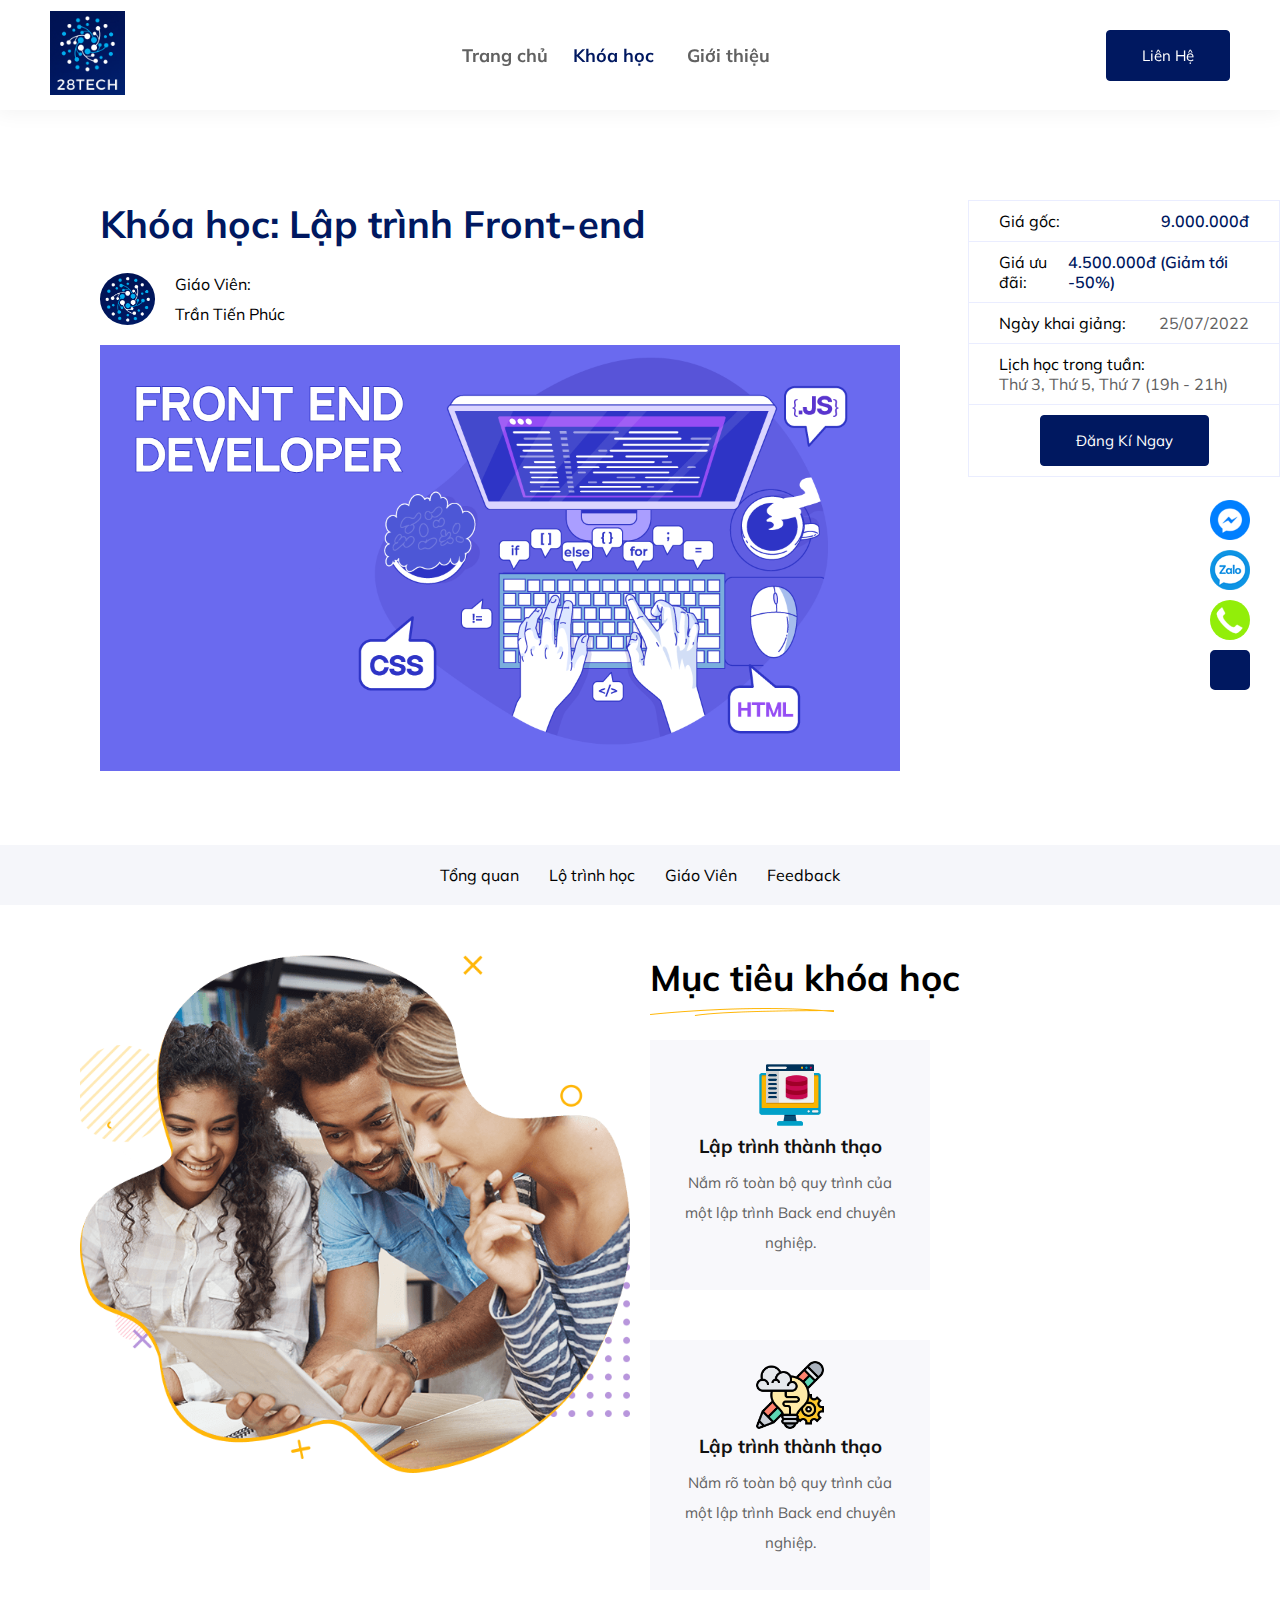
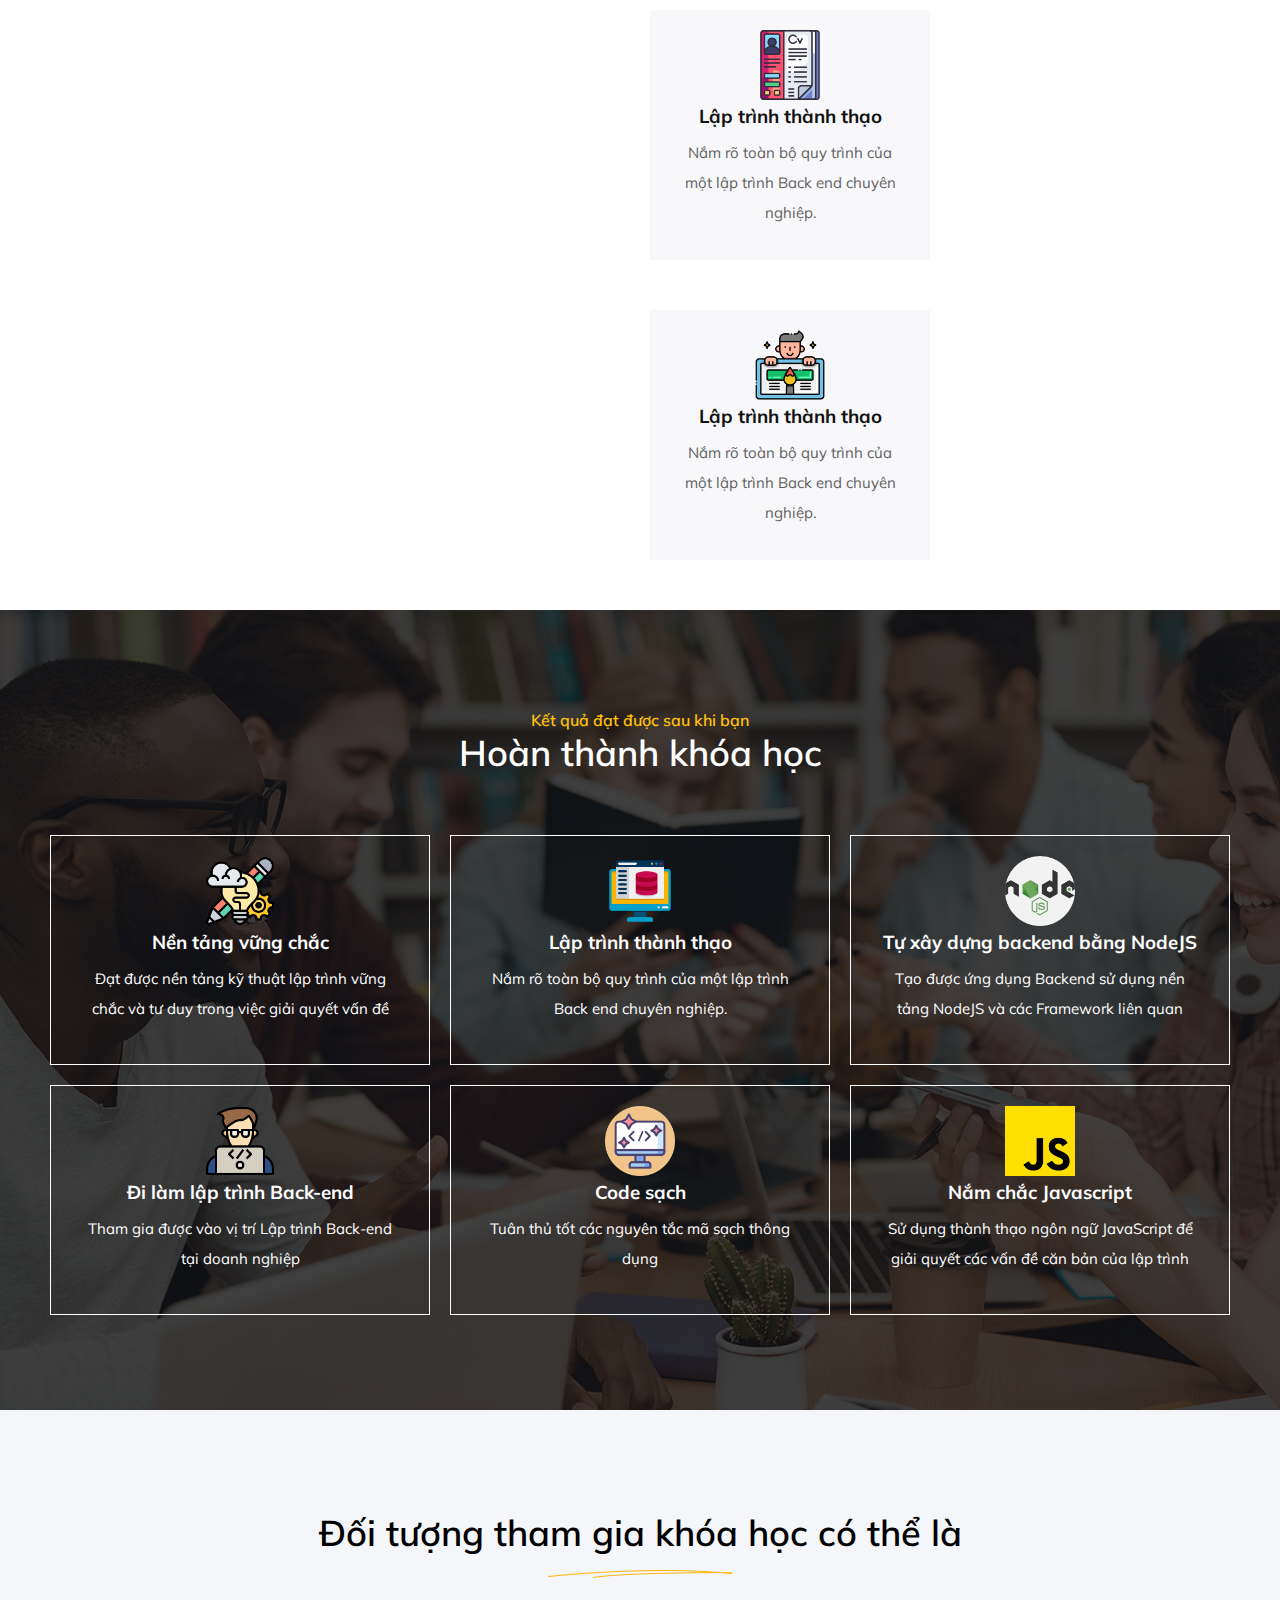
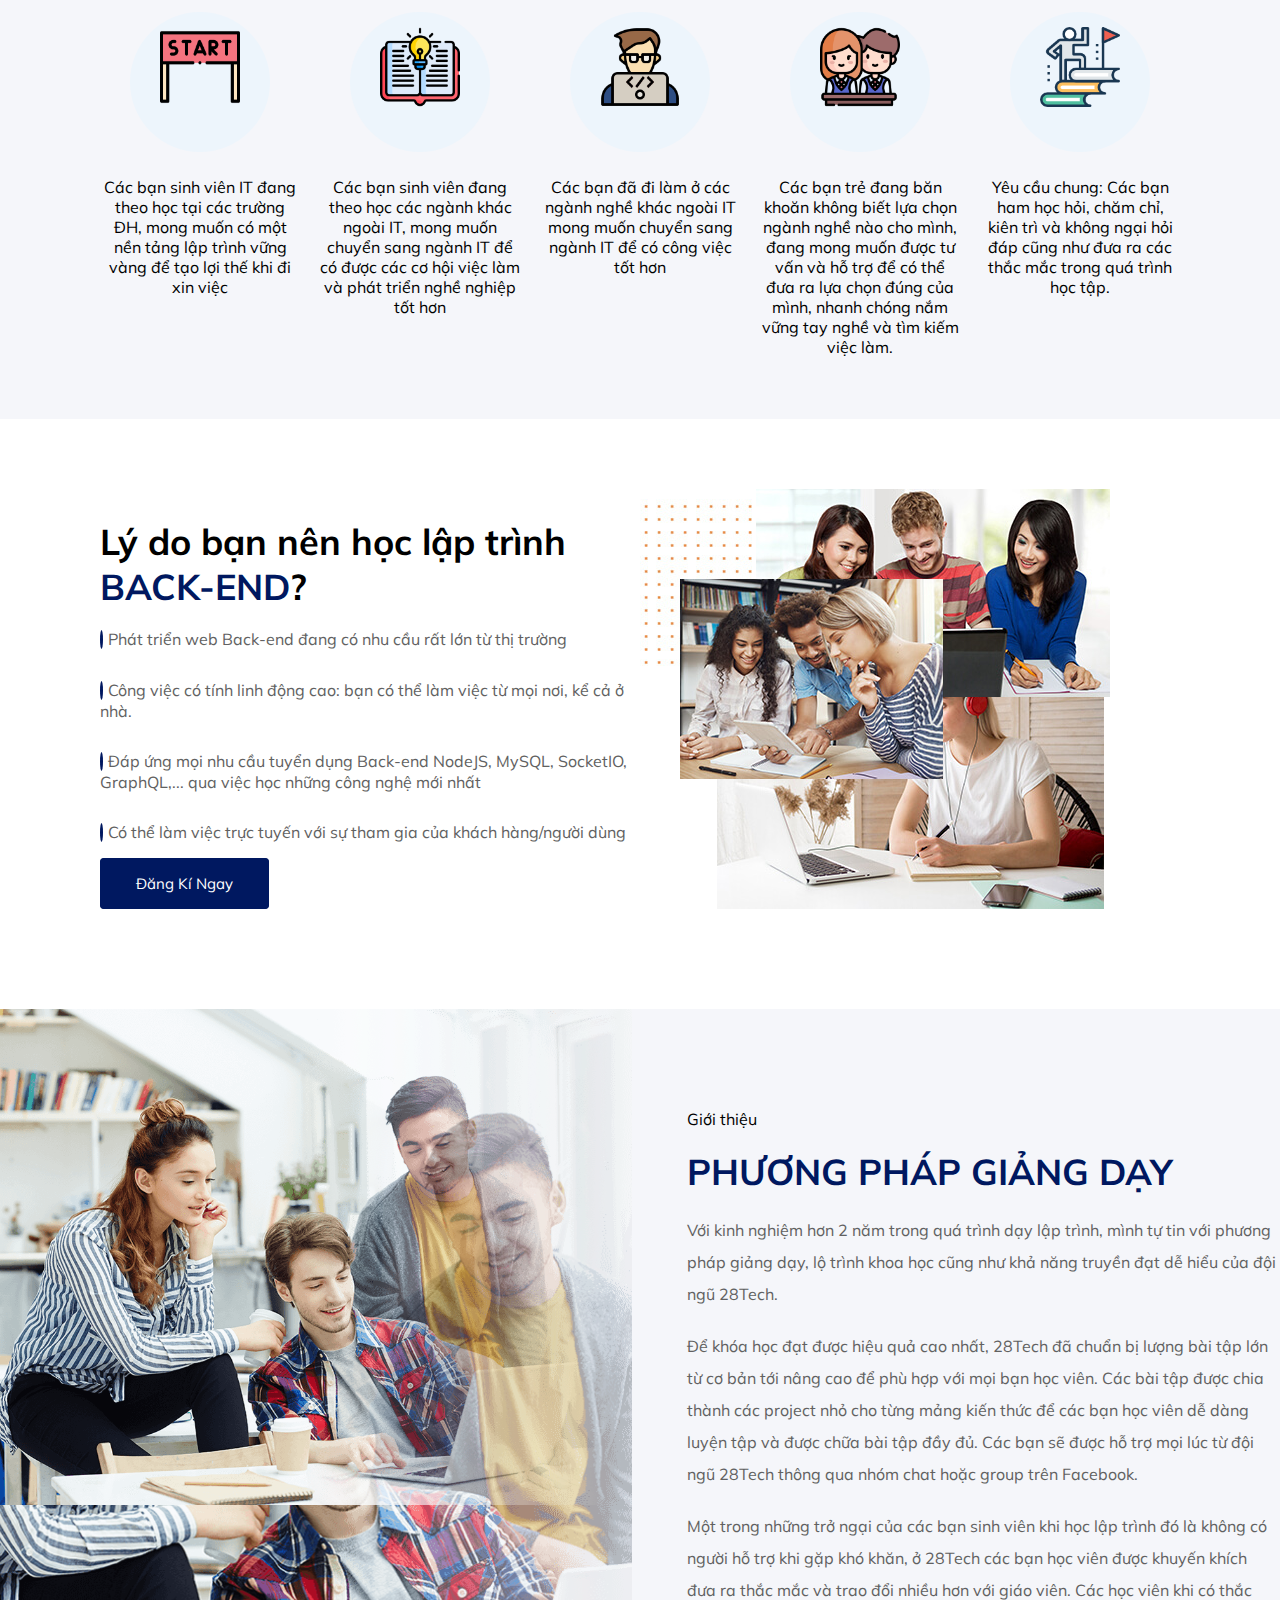
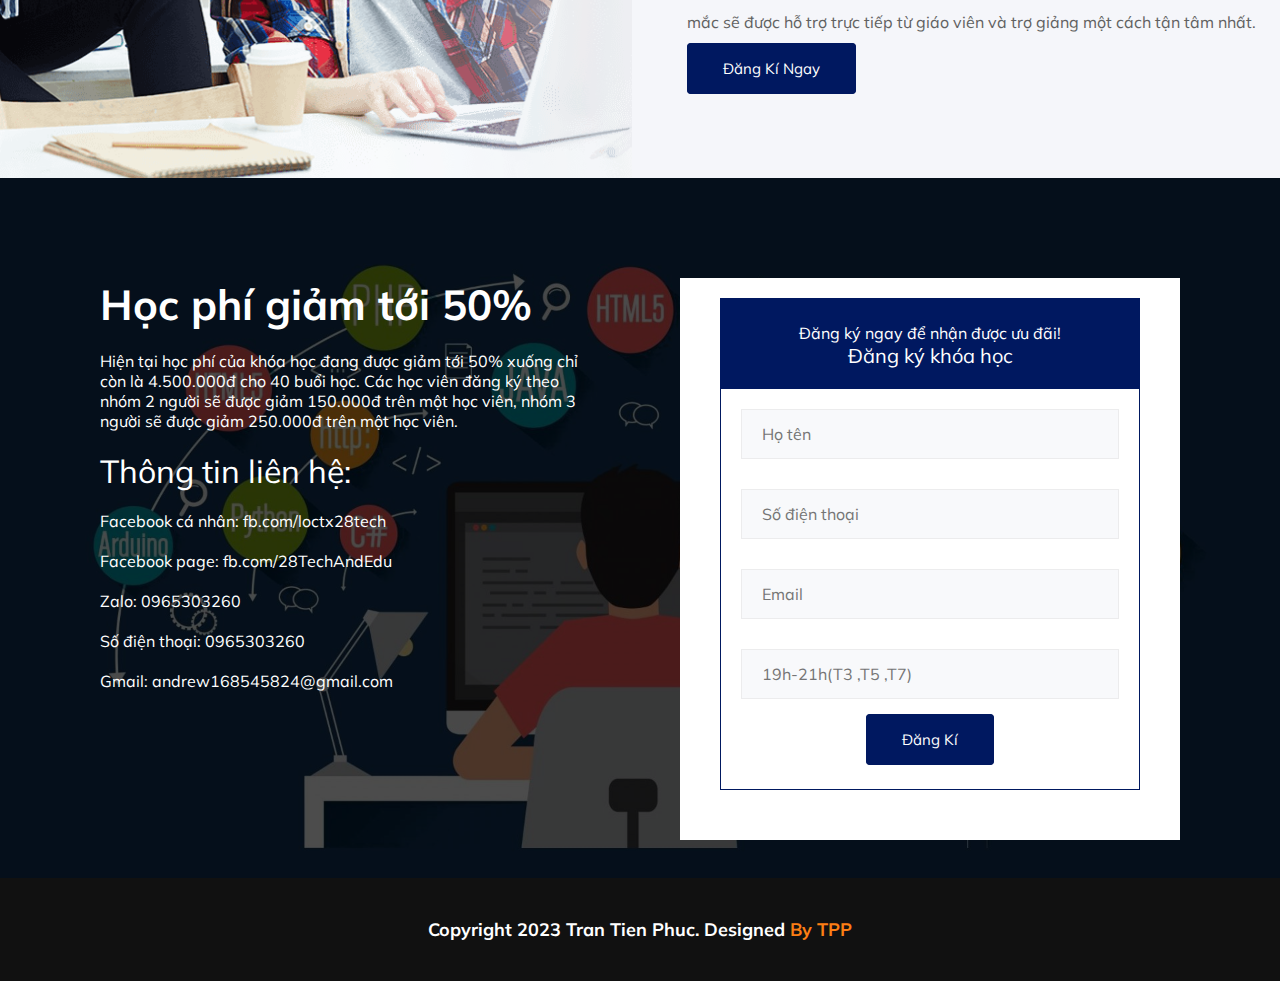
<file: fontend.html>
<!DOCTYPE html>
<html lang="en">
<head>
    <meta charset="UTF-8">
    <meta name="viewport" content="width=device-width, initial-scale=1.0">
    <link rel="stylesheet" href="style.css">
    <link rel="stylesheet" href="https://cdnjs.cloudflare.com/ajax/libs/font-awesome/6.4.0/css/all.min.css" integrity="sha512-iecdLmaskl7CVkqkXNQ/ZH/XLlvWZOJyj7Yy7tcenmpD1ypASozpmT/E0iPtmFIB46ZmdtAc9eNBvH0H/ZpiBw==" crossorigin="anonymous" referrerpolicy="no-referrer" />
    <link rel="shortcut icon" href="./logo.png" type="image/x-icon">
    <title>Lập trình Front-end</title>
</head>
<body>
    <header>
        <div class="logo">
            <a href="./index.html">
                <img src="./logo.png" alt="" class="img-logo">
            </a>
        </div>
        <ul class="menu">
            <li class="menu-item"><a href="./index.html">Trang chủ</a></li>
            <li class="menu-item-table">
                <a href="" class="table-heading active">Khóa học</a>
                <i class="fa-solid fa-chevron-down"></i>
                <div class="menu-list">
                    <a href="./backend.html" class="border">Lập trình Backend</a>
                    <a href="./fontend.html">Lập trình FontEnd</a>
                    <a href="./cplus.html">Lập trình C++ từ cơ bản đến nâng cao</a>
                    <a href="">Cấu trúc dữ liệu và giải thuật</a>
                    <a href="">Lập trình C</a>
                    <a href="">Lập trình Java và SQL</a>
                    <a href="">Lập trình Python</a>
                    <a href="">Lập trình thi đấu</a>
                </div>
            </li>
            <li class="menu-item"><a href="./introduce.html">Giới thiệu</a></li>
        </ul>
        <a href="" class="contact">Liên hệ</a>
    </header>
    <section class="rate">
    <div class="left">
            <h2>Khóa học: Lập trình Front-end</h2>
        <div class="teacher">
            <img src="./rating-img-1.jpg" alt="">
            <p>Giáo Viên: <span>Trần Tiến Phúc</span></p>
        </div>
        <img src="./front-end.png" alt="">
    </div>
    <div class="right">
        <div class="box-rate">
            <div class="cost">
                <p>Giá gốc:</p>
                <span>9.000.000đ</span>
            </div>
            <div class="cost">
                <p>Giá ưu đãi:</p>
                <span>4.500.000đ (Giảm tới -50%)</span>
            </div>
            <div class="begin">
                <p>Ngày khai giảng:</p>
                <span>25/07/2022</span>
            </div>
            <div class="calender">
                <p>Lịch học trong tuần:</p>
                <span>Thứ 3, Thứ 5, Thứ 7 (19h - 21h)</span>
            </div>
            <div class="button">
                <a href="" class="contact">Đăng kí ngay</a>
            </div>
        </div>
    </div>
    </section>
    <section class="navbar">
        <ul class="navbar-backend">
            <li>Tổng quan</li>
            <li>Lộ trình học</li>
            <li>Giáo Viên</li>
            <li>Feedback</li>
        </ul>
    </section>
    <section class="target">
        <div class="target-left">
            <img src="./event-img-5.png" alt="" class="target-shape">
            <img src="./event-shape-1.png" alt="" class="target-shape-1">
            <img src="./event-shape-2.png" alt="" class="target-shape-2">
        </div>
        <div class="target-right">
            <h2>Mục tiêu khóa học</h2>
            <img src="./section-title-shape.png" alt="">
            <div class="target-box">
                <div class="target-box-item">
                    <img src="./icon-back-end.png" alt="">
                    <h3>Lập trình thành thạo</h3>
                    <span>Nắm rõ toàn bộ quy trình của một lập trình Back end chuyên nghiệp.</span>
                </div>
                <div class="target-box-item target-box-item-margin">
                    <img src="./tu-duy.png" alt="">
                    <h3>Lập trình thành thạo</h3>
                    <span>Nắm rõ toàn bộ quy trình của một lập trình Back end chuyên nghiệp.</span>
                </div>
                <div class="target-box-item">
                    <img src="./cv.png" alt="">
                    <h3>Lập trình thành thạo</h3>
                    <span>Nắm rõ toàn bộ quy trình của một lập trình Back end chuyên nghiệp.</span>
                </div>
                <div class="target-box-item target-box-item-margin">
                    <img src="./ui-ux.png" alt="">
                    <h3>Lập trình thành thạo</h3>
                    <span>Nắm rõ toàn bộ quy trình của một lập trình Back end chuyên nghiệp.</span>
                </div>
            </div>
        </div>
    </section>
    <section class="result">
        <div class="title">
            <span>Kết quả đạt được sau khi bạn</span>
            <h3>Hoàn thành khóa học</h3>
        </div>
        <div class="target-box">
            <div class="target-box-item target-box-item-result">
                <img src="./tu-duy.png" alt="">
                <h3>Nền tảng vững chắc</h3>
                <span>Đạt được nền tảng kỹ thuật lập trình vững chắc và tư duy trong việc giải quyết vấn đề</span>
            </div>
            <div class="target-box-item ">
                <img src="./icon-back-end.png" alt="">
                <h3>Lập trình thành thạo</h3>
                <span>Nắm rõ toàn bộ quy trình của một lập trình Back end chuyên nghiệp.</span>
            </div>
            <div class="target-box-item">
                <img src="./nodejs.png" alt="">
                <h3>Tự xây dựng backend bằng NodeJS</h3>
                <span>Tạo được ứng dụng Backend sử dụng nền tảng NodeJS và các Framework liên quan</span>
            </div>
            <div class="target-box-item">
                <img src="./lap-trinh-vien.png" alt="">
                <h3>Đi làm lập trình Back-end</h3>
                <span>Tham gia được vào vị trí Lập trình Back-end tại doanh nghiệp</span>
            </div>
            <div class="target-box-item">
                <img src="./clean-code.png" alt="">
                <h3>Code sạch</h3>
                <span>Tuân thủ tốt các nguyên tắc mã sạch thông dụng</span>
            </div>
            <div class="target-box-item">
                <img src="./javascript.png" alt="">
                <h3>Nắm chắc Javascript</h3>
                <span>Sử dụng thành thạo ngôn ngữ JavaScript để giải quyết các vấn đề căn bản của lập trình</span>
            </div>
        </div>
    </section>
    <section class="opp">
        <h2>Đối tượng tham gia khóa học có thể là</h2>
        <img src="./section-title-shape.png" alt="">
        <div class="container-difficult">
            <div class="box-difficult">
                <div class="img-difficult">
                    <img src="./bat-dau.png" alt="">
                </div>
                <p>Các bạn sinh viên IT đang theo học tại các trường ĐH, mong muốn có một nền tảng lập trình vững vàng để tạo lợi thế khi đi xin việc</p>
            </div>
            <div class="box-difficult">
                <div class="img-difficult">
                    <img src="./kien-thuc.png" alt="">
                </div>
                <p>Các bạn sinh viên đang theo học các ngành khác ngoài IT, mong muốn chuyển sang ngành IT để có được các cơ hội việc làm và phát triển nghề nghiệp tốt hơn</p>
            </div>
            <div class="box-difficult">
                <div class="img-difficult">
                    <img src="./lap-trinh-vien.png" alt="">
                </div>
                <p>Các bạn đã đi làm ở các ngành nghề khác ngoài IT mong muốn chuyển sang ngành IT để có công việc tốt hơn</p>
            </div>
            <div class="box-difficult">
                <div class="img-difficult">
                    <img src="./hoc-sinh.png" alt="">
                </div>
                <p>Các bạn trẻ đang băn khoăn không biết lựa chọn ngành nghề nào cho mình, đang mong muốn được tư vấn và hỗ trợ để có thể đưa ra lựa chọn đúng của mình, nhanh chóng nắm vững tay nghề và tìm kiếm việc làm.</p>
            </div>
            <div class="box-difficult">
                <div class="img-difficult">
                    <img src="./no-luc.png" alt="">
                </div>
                <p>Yêu cầu chung: Các bạn ham học hỏi, chăm chỉ, kiên trì và không ngại hỏi đáp cũng như đưa ra các thắc mắc trong quá trình học tập.</p>
            </div>
    </section>
    <section class="why">
        <div class="why-left">
            <h2>Lý do bạn nên học lập trình <span>BACK-END</span>?</h2>
            <div class="contact-introduce">
                <div class="contact-item">
                    <i class="fa-solid fa-check"></i><span class="link">Phát triển web Back-end đang có nhu cầu rất lớn từ thị trường</span>
                </div>
                <div class="contact-item">
                    <i class="fa-solid fa-check"></i><span class="link">Công việc có tính linh động cao: bạn có thể làm việc từ mọi nơi, kể cả ở nhà.</span>
                </div>
                <div class="contact-item">
                    <i class="fa-solid fa-check"></i></span><span class="link">Đáp ứng mọi nhu cầu tuyển dụng Back-end NodeJS, MySQL, SocketIO, GraphQL,... qua việc học những công nghệ mới nhất</span>
                </div>
                <div class="contact-item">
                    <i class="fa-solid fa-check"></i><span class="link">Có thể làm việc trực tuyến với sự tham gia của khách hàng/người dùng</span>
                </div>
                <a href="" class="contact">Đăng kí ngay</a>
            </div>
        </div>
        <div class="why-right">
            <img src="./education-img-2.jpg" alt="" class="why-right-img-2">
            <img src="./education-img-3.jpg" alt="" class="why-right-img-3">
            <img src="./education-img-4.jpg" alt="" class="why-right-img-4">
            <img src="./education-shape-1.jpg" alt="" class="why-shap-1">
            <img src="./education-shape-2.png" alt="" class="why-shap-2">
        </div>
    </section>
    <section class="introduce-body">
        <div class="introduce-left">
            <img src="./education-img (1).png" alt="">
        </div>
        <div class="introduce-right">
            <span>Giới thiệu</span>
            <h3>Phương pháp GIẢNG DẠY</h3>
        <div class="content">
            <p>Với kinh nghiệm hơn 2 năm trong quá trình dạy lập trình, mình tự tin với phương pháp giảng dạy, lộ trình khoa học cũng như khả năng truyền đạt dễ hiểu của đội ngũ 28Tech.</p>
            <p>Để khóa học đạt được hiệu quả cao nhất, 28Tech đã chuẩn bị lượng bài tập lớn từ cơ bản tới nâng cao để phù hợp với mọi bạn học viên. Các bài tập được chia thành các project nhỏ cho từng mảng kiến thức để các bạn học viên dễ dàng luyện tập và được chữa bài tập đầy đủ. Các bạn sẽ được hỗ trợ mọi lúc từ đội ngũ 28Tech thông qua nhóm chat hoặc group trên Facebook.</p>
            <p>Một trong những trở ngại của các bạn sinh viên khi học lập trình đó là không có người hỗ trợ khi gặp khó khăn, ở 28Tech các bạn học viên được khuyến khích đưa ra thắc mắc và trao đổi nhiều hơn với giáo viên. Các học viên khi có thắc mắc sẽ được hỗ trợ trực tiếp từ giáo viên và trợ giảng một cách tận tâm nhất.</p>
            <a href="" class="contact">Đăng kí ngay</a>
        </div>
        </div>
        </div>
    </section>
    <div class="sale">
        <div class="sale-left">
            <h2>Học phí giảm tới 50%</h2>
            <p class="here">Hiện tại học phí của khóa học đang được giảm tới 50% xuống chỉ còn là 4.500.000đ cho 40 buổi học. Các học viên đăng ký theo nhóm 2 người sẽ được giảm 150.000đ trên một học viên, nhóm 3 người sẽ được giảm 250.000đ trên một học viên.</p>
            <p class="sale-contact">Thông tin liên hệ:</p>
            <p>Facebook cá nhân: fb.com/loctx28tech</p>
            <p>Facebook page: fb.com/28TechAndEdu</p>
            <p>Zalo: 0965303260</p>
            <p>Số điện thoại: 0965303260</p>
            <p>Gmail: andrew168545824@gmail.com</p>
        </div>
        <div class="sale-right">
            <div class="container-register">
                <div class="register">
                    <span>Đăng ký ngay để nhận được ưu đãi!</span>
                    <h3>Đăng ký khóa học</h3>
                </div>
                <div class="form">
                    <input type="text" placeholder="Họ tên">
                    <input type="text" placeholder="Số điện thoại">
                    <input type="text" placeholder="Email">
                    <input type="text" placeholder="19h-21h(T3 ,T5 ,T7)">
                    <a href="" class="contact">Đăng kí</a>
                </div>
            </div>
        </div>
    </div>
    <div class="social">
        <img src="./icon-mess.png" alt="">
        <img src="./icon-zalo.png" alt="">
        <img src="./icon-phone.png" alt="" class="social-phone">
       <div class="updown">
        <a href="#"><i class="fa-solid fa-angles-up"></i></a>
       </div>
    </div>
    <footer>
        <p>Copyright 2023 Tran Tien Phuc. Designed <span>By TPP</span></p>
    </footer>
</body>
</html>
</file>
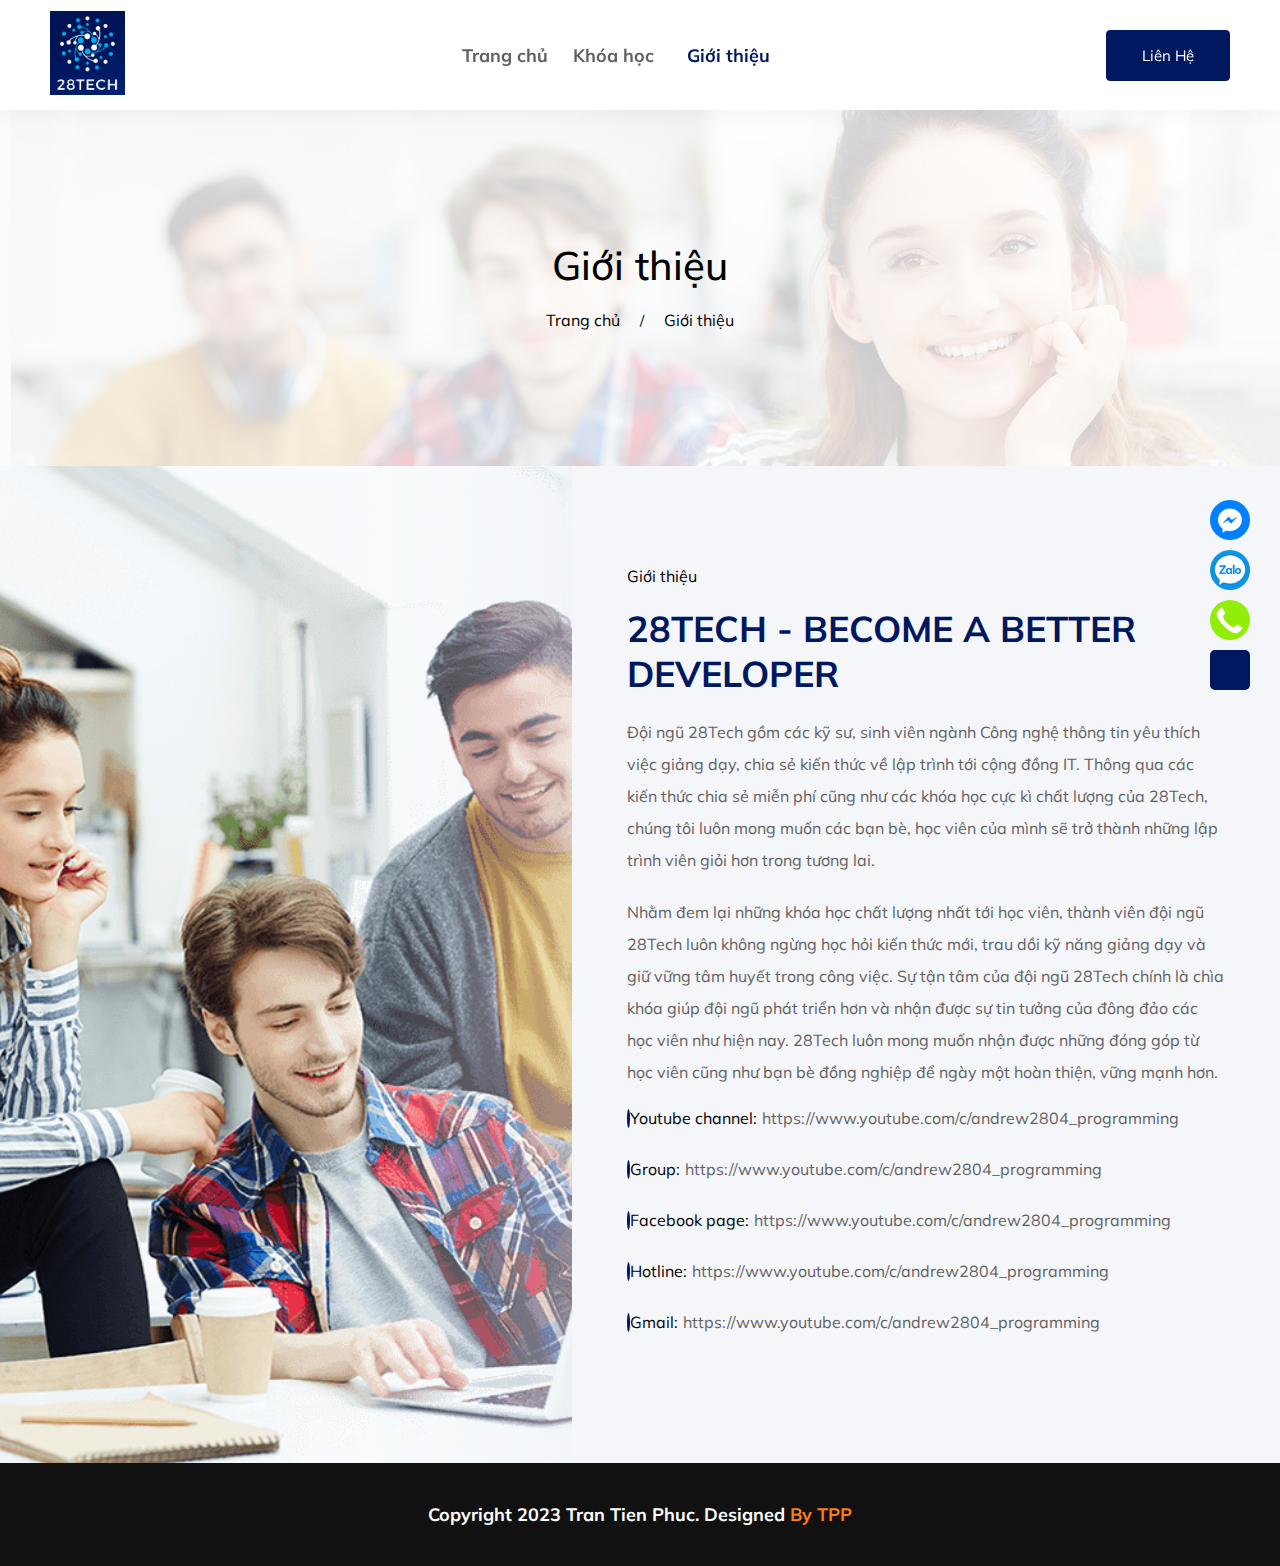
<file: introduce.html>
<!DOCTYPE html>
<html lang="en">
<head>
    <meta charset="UTF-8">
    <meta name="viewport" content="width=device-width, initial-scale=1.0">
    <link rel="stylesheet" href="style.css">
    <link rel="stylesheet" href="https://cdnjs.cloudflare.com/ajax/libs/font-awesome/6.4.0/css/all.min.css" integrity="sha512-iecdLmaskl7CVkqkXNQ/ZH/XLlvWZOJyj7Yy7tcenmpD1ypASozpmT/E0iPtmFIB46ZmdtAc9eNBvH0H/ZpiBw==" crossorigin="anonymous" referrerpolicy="no-referrer" />
    <link rel="shortcut icon" href="./logo.png" type="image/x-icon">
    <title>TPP - Introduce</title>
</head>
<body>
    <header>
        <div class="logo">
            <a href="./index.html">
                <img src="./logo.png" alt="" class="img-logo">
            </a>
        </div>
        <ul class="menu">
            <li class="menu-item"><a href="./index.html">Trang chủ</a></li>
            <li class="menu-item-table">
                <a href="" class="table-heading">Khóa học</a>
                <i class="fa-solid fa-chevron-down"></i>
                <div class="menu-list">
                    <a href="./backend.html" class="border">Lập trình Backend</a>
                    <a href="./fontend.html">Lập trình FontEnd</a>
                    <a href="./cplus.html">Lập trình C++ từ cơ bản đến nâng cao</a>
                    <a href="">Cấu trúc dữ liệu và giải thuật</a>
                    <a href="">Lập trình C</a>
                    <a href="">Lập trình Java và SQL</a>
                    <a href="">Lập trình Python</a>
                    <a href="">Lập trình thi đấu</a>
                </div>
            </li>
            <li class="menu-item"><a href="./introduce.html" class="active">Giới thiệu</a></li>
        </ul>
        <a href="" class="contact">Liên hệ</a>
    </header>
    <footer>
        <p>Copyright 2023 Tran Tien Phuc. Designed <span>By TPP</span></p>
    </footer>
    <section class="introduce-hero">
        <div class="container-introduce-hero">
            <h2>Giới thiệu</h2>
            <p>Trang chủ<span>/</span>Giới thiệu</p>
        </div>
    </section>
    <section class="introduce-body">
        <div class="introduce-left">
            <!-- <img src="./education-img (1).png" alt=""> -->
        </div>
        <div class="introduce-right">
            <span>Giới thiệu</span>
            <h3>28Tech - BECOME A BETTER DEVELOPER</h3>
            <div class="content">
             <p>Đội ngũ 28Tech gồm các kỹ sư, sinh viên ngành Công nghệ thông tin yêu thích việc giảng dạy, chia sẻ kiến thức về lập trình tới cộng đồng IT. Thông qua các kiến thức chia sẻ miễn phí cũng như các khóa học cực kì chất lượng của 28Tech, chúng tôi luôn mong muốn các bạn bè, học viên của mình sẽ trở thành những lập trình viên giỏi hơn trong tương lai.</p>
            <p>Nhằm đem lại những khóa học chất lượng nhất tới học viên, thành viên đội ngũ 28Tech luôn không ngừng học hỏi kiến thức mới, trau dồi kỹ năng giảng dạy và giữ vững tâm huyết trong công việc. Sự tận tâm của đội ngũ 28Tech chính là chìa khóa giúp đội ngũ phát triển hơn và nhận được sự tin tưởng của đông đảo các học viên như hiện nay. 28Tech luôn mong muốn nhận được những đóng góp từ học viên cũng như bạn bè đồng nghiệp để ngày một hoàn thiện, vững mạnh hơn.</p>
            <div class="contact-introduce">
                <div class="contact-item">
                    <i class="fa-solid fa-check"></i> <span>Youtube channel:</span><span class="link">https://www.youtube.com/c/andrew2804_programming</span>
                </div>
                <div class="contact-item">
                    <i class="fa-solid fa-check"></i> <span>Group:</span><span class="link">https://www.youtube.com/c/andrew2804_programming</span>
                </div>
                <div class="contact-item">
                    <i class="fa-solid fa-check"></i> <span>Facebook page:</span><span class="link">https://www.youtube.com/c/andrew2804_programming</span>
                </div>
                <div class="contact-item">
                    <i class="fa-solid fa-check"></i> <span>Hotline:</span><span class="link">https://www.youtube.com/c/andrew2804_programming</span>
                </div>
                <div class="contact-item">
                    <i class="fa-solid fa-check"></i> <span>Gmail:</span><span class="link">https://www.youtube.com/c/andrew2804_programming</span>
                </div>
            </div>
            </div>
        </div>
    </section>
    <div class="social">
        <img src="./icon-mess.png" alt="">
        <img src="./icon-zalo.png" alt="">
        <img src="./icon-phone.png" alt="" class="social-phone">
       <div class="updown">
        <a href="#"><i class="fa-solid fa-angles-up"></i></a>
       </div>
    </div>
    <footer>
        <p>Copyright 2023 Tran Tien Phuc. Designed <span>By TPP</span></p>
    </footer>
</body>
</html>
</file>
<file: style.css>
@import url('https://fonts.googleapis.com/css2?family=Mulish:wght@300;400;500;600;700;800;900&display=swap');
*{
    padding: 0;
    margin: 0;
    box-sizing: border-box;
    list-style: none;
    text-decoration: none;
    font-family: var(--font-family);
    outline: none;
    border: none;
}
:root{
    --font-family: 'Mulish', sans-serif;
    --main-color: #001860;
    --body-color: #616161;
    --white-color: #ffffff;
    --bs-orange: #fd7e14;
    --back-color: #000000;
    --transition: all ease .5s;
    --border-radiaus: 4px;
    --box-shadow: 0 0 20px 3px rgba(0,0,0,0.05);
}
body{
   
}
a{
    color: var(--back-color);
}
header{
    display: flex;
    align-items: center;
    justify-content: space-between;
    height: 110px;
    background-color: var(--white-color);
    box-shadow: var(--box-shadow);
    padding: 20px 50px;
    position: fixed;
    width: 100%;
    z-index: 1000;
    top: 0;
    left: 0;
    right: 0;
}
.menu .menu-item .active{
    color: var(--main-color);
}
.menu .menu-item-table .active{
    color: var(--main-color);
}
.logo{
    width: 75px;
}
.logo img{
    width: 100%;
    height: auto;
    cursor: pointer;
}
.menu{
    display: flex;
    align-items: center;
    gap: 25px;
}
.menu .menu-item a{
    font-size: 18px;
    color: var(--body-color);
    transition: var(--transition);
    font-weight: bold;
}
.menu .menu-item:hover a{
    color: var(--main-color);
    cursor: pointer;
}
.contact{
    padding: 15px 35px;
    background-color: var(--main-color);
    color: var(--white-color);
    font-size: 15px;
    border-radius: var(--border-radiaus);
    text-align: center;
    text-transform: capitalize;
    border: 1px solid var(--main-color);
    transition: var(--transition);
}
.contact:hover{
    background-color: var(--white-color);
    color: var(--main-color);
}
.menu .menu-item{
    display: flex;
    align-items: center;
}
.menu-item-table:hover a{
    color: var(--body-color);
}
.menu-item-table:hover i{
    transform: rotate(180deg);
}
.menu .menu-item-table i{
    color: var(--body-color);
    font-weight: bold;
    font-size: 10px;
    margin-left: 8px;
    transition: var(--transition);
    cursor: pointer;
}
.menu .menu-item-table:hover i{
    color: var(--main-color);
}
.menu-item-table{
    position: relative;
    cursor: pointer;
    transition: var(--transition);
    display: flex;
    align-items: center;
}
.menu-item-table a{
    font-size: 18px;
    font-weight: bold;
    color: var(--body-color);
}
.menu-item-table:hover .menu-list{
    display: inline-flex;
}
.hero{
    display: flex;
    align-items: center;
    gap: 15px;
    padding: 50px 50px;
    background-color: #f5f6fa;
    margin-top: 100px;
}
.hero-left{
    width: 58.3333333333%;
    animation: fadeLeft linear 1s;
}
.hero-left .heading{
    font-size: 50px;
    line-height: 1.2;
    margin-bottom: 25px;
}
.hero-left p{
    color: var(--body-color);
    margin-bottom: 30px;
    line-height: 2;
    font-size: 19px;
    animation-delay: 0.6s;
    animation: fadeLeft linear 1s;
}
.hero-left a{
    animation-delay: 1s;
    animation: fadeLeft linear 1s;
}
.hero-right{
    width: calc(100% - 58.3333333333%);
    position: relative;
    display: flex;
    align-items: center;
    justify-content: center;
    animation: fadeRight linear 1s;
}
.lobby1{
    width: 100px;
    position: absolute;
    top: 0;
    left: 0;
    z-index: 1;
    animation: updown linear 9s infinite;
}
.lobby2{
    position: absolute;
    top: 50%;
    left: -25px;
    z-index: 1;
    animation: updown linear 9s infinite;
}
.lobby3{
    position: absolute;
    bottom: 0;
    left: -120px;
    z-index: 1;
    animation: updown linear 9s infinite;
}
.lobby4{
    position: absolute;
    top: 340px;
    left: -300px;
    z-index: 1;
    animation: rotateY linear 9s infinite;
}
.lobby5{
    position: absolute;
    bottom: 0;
    left: -400px;
    z-index: 1;
    animation: circle linear 9s infinite;
}
@keyframes rotateY{
    from{
        transform: rotateY(0deg);
    }to{
        transform: rotateY(360deg);
    }
}
.lobby6{
    position: absolute;
    bottom: 110px;
    right: 15px;
    z-index: 1;
    animation: updown linear 9s infinite;
}
.lobby1-img{
    width: 100%;
}
.hero-right .hero-img{
    width: 100%;
    vertical-align: middle;
}
.hero-banner{
    width: 510px;
    z-index: 2;
}
.menu-list{
    position: absolute;
    left: -10px;
    top: 180%;
    display: flex;
    flex-direction: column;
    background-color: var(--white-color);
    width: 250px;
    display: none;
    transition: var(--transition);
    animation: fadeUp ease-in 0.3s;
}
.menu-list::before{
    content: "";
    display: block;
    width: 150px;
    height: 30px;
    background-color: transparent;
    position: absolute;
    top: -30px;
}
.menu-item-table .menu-list a{
    padding: 10px 15px;
    border-bottom: 1px dashed #eeeeee;
    font-size: 15px;
    color: var(--body-color);
}
.menu-item-table .menu-list a:hover{
    color: var(--main-color);
}
.menu-item-table:hover .table-heading{
    color: var(--main-color);
}
@keyframes fadeUp{
    from{
        opacity: 0;
        transform: translateY(70px);
    }to{
        opacity: 1;
        transform: translateY(-10PX);
    }
}
.border{
    border-top: 2px solid var(--main-color);
}
.source{
    margin-top: 100px;
    margin-bottom: 70px;
    text-align: center;
    width: 90%;
    margin: 0 auto;
}
.title p{
    font-size: 16px;
    color: var(--main-color);
    font-weight: 600;
    margin-bottom: 5px;
}
 .title h3{
    font-size: 36px;
    font-weight: 600;
    margin-bottom: 15px;
}
.box{
    width: 394px;
    text-align: start;
    box-shadow: var(--box-shadow);
    transition: var(--transition);
    cursor: pointer;
    position: relative;
}
.box p{
    position: absolute;
    padding: 20px 10px;
    background-color: var(--main-color);
    border-radius: 50%;
    color: var(--white-color);
    font-size: 25px;
    font-weight: 600;
    top: 50%;
    right: 30px;
}
.box:hover{
    transform: translateY(-5px);
}
.box img{
    width: 100%;
    object-fit: cover;
    aspect-ratio: 16/9;
}
.box .content{
    padding: 10px;
}
.box .content span{
    color: var(--main-color);
    font-size: 15px;
    margin-bottom: 5px;
}
.box .content h3{
    font-size: 20px;
    line-height: 1.6;
}
.box .content .star{
    margin-bottom: 20px;
    line-height: 1;
    color: var(--main-color);
}
.time{
    width: 100%;
    display: flex;
    align-items: center;
    justify-content: space-between;
}
.contain-box{
    display: flex;
    align-items: center;
    justify-content: center;
    flex-wrap: wrap;
    gap: 25px;
    margin-bottom: 20px;
}
.title{
    margin: 60px 0px;
}
.introduce{
    background-color: #f5f6fa;
    padding: 40px;
    text-align: center;
}
.container-difficult{
    display: flex;
    align-items: center;
    justify-content: center;
    gap: 20px;
}
.box-difficult{
    width: 200px;
    height: 337px;
    text-align: center;
    transition: var(--transition);
}
.box-difficult:hover{
    transform: translateY(-5px);
}
.box-difficult img{
    width: 80px;
    height: 80px;
    object-fit: contain;
    margin-bottom: 20px;
}
.img-difficult{
    width: 140px;
    height: 140px;
    display: flex;
    align-items: center;
    justify-content: center;
    border-radius: 50%;
    margin: 0 auto 25px;
    background-color: #edf5fc;
}
.feeling{
    display: flex;
    align-items: center;
    justify-content: center;
    flex-direction: column;
    background-color: var(--white-color);
    text-align: center;
    padding: 40px;
    position: relative;
    margin-bottom: 30px;
}
.container-feeling{
    width: 50%;
}
.content-feeling img{
    width: 68px;
    height: auto;
    border-radius: 50%;
}
.container-feeling p{
    font-size: 20px;
    color: var(--body-color);
    line-height: 1.5;
}
.content-feeling{
    width: 100%;
    display: flex;
    align-items: center;
    gap: 20px;
    justify-content: center;
    margin-top: 20px;
}
.content-feeling .name{
    color: var(--back-color);
}
.container-feeling .comment{
    text-align: start;
}
.felling-img-1{
    position: absolute;
    top: 90px;
    left: 50px;
    animation: updown linear 9s infinite;
}
.felling-img-2{
    position: absolute;
    bottom: 0;
    right: 30px;
    animation: updown linear 9s infinite;
}
.register-index{
    background-color: #f5f6fa;
    padding: 40px 0px;
}
.container-register-index{
    display: flex;
    align-items: center;
    justify-content: center;
}
.box-register{
    display: flex;
    align-items: center;
    flex-direction: column;
    margin-right: 100px;
    position: relative;
    transition: var(--transition);
}
.box-register:hover{
    transform: translateY(-5px);
}
.box-register img{
    margin-bottom: 30px;
    width: 140px;
}
.box-register span{
    font-size: 20px;
    font-weight: 600;
}
.box-register p{
    position: absolute;
    font-size: 25px;
    font-weight: bold;
    top: 20%;
}
footer{
    background-color: #111111;
    padding: 40px;
    text-align: center;
}
footer p{
    color: var(--white-color);
    font-size: 18px;
    font-weight: bold;
}
footer span{
    color: var(--bs-orange);
}
.social{
    position: fixed;
    top: 500px;
    right: 30px;
    z-index: 100000;
}
.social img{
    width: 40px;
    height: 40px;
    margin-bottom: 10px;
    display: block;
    cursor: pointer;
}
.social-phone{
    background-color: rgb(146, 238, 9);
    border-radius: 50%;
    padding: 5px;
      animation: phone 1s infinite ease-in-out;
}
.social .updown{
    width: 40px;
    height: 40px;
    background-color: var(--main-color);
    display: flex;
    align-items: center;
    justify-content: center;
    border-radius: 5px;
    font-size: 12px;
    border: 2px solid var(--main-color);
    transition: var(--transition);
    cursor: pointer;
}
.social .updown a{
    color: var(--white-color);
}
.social .updown:hover{
    background-color: var(--white-color);
}
.social .updown:hover a{
    color: var(--main-color);
}
@keyframes phone{
    0% {
    -webkit-transform: rotate(0) scale(1) skew(1deg);
}

10% {
    -webkit-transform: rotate(-25deg) scale(1) skew(1deg);
}
20% {
    -webkit-transform: rotate(25deg) scale(1) skew(1deg);
}
30% {
    -webkit-transform: rotate(-25deg) scale(1) skew(1deg);
}
40% {
    -webkit-transform: rotate(25deg) scale(1) skew(1deg);
}
50% {
    -webkit-transform: rotate(0) scale(1) skew(1deg);
}
100% {
    -webkit-transform: rotate(0) scale(1) skew(1deg);
}
}
.introduce-hero{
    position: relative;
    height: 363px;
    width: 100%;
    background-image: url(./page-bg-1.jpg);
    text-align: center;
    background-repeat: no-repeat;
    background-position: center center;
    background-size: cover;
    display: flex;
    align-items: center;
    justify-content: center;
    z-index: 1;
}
.introduce-hero::before{
    position: absolute;
    content: "";
    width: 100%;
    height: 100%;
    background-color: var(--white-color);
    opacity: 0.8;
    z-index: -1;
}
.container-introduce-hero h2{
    font-size: 40px;
    font-weight: 500;
    margin-bottom: 20px;
}
.container-introduce-hero span{
    margin: 0 20px;
    font-size: 15px;
}
.introduce-body{
    display: flex;
    gap: 55px;
    background-color: #f5f6fa;
}
.introduce-left{
    background-image: url(./education-img\ \(1\).png);
    width: 50%;
    background-size: cover;
    background-position: center center;
    background-repeat: no-repeat;
}
.introduce-left img{
    width: 100%;
    height: auto;
    background-size: contain;
    background-position: center center;
}
.introduce-righ{
    max-width: 518px;
}
.introduce-right{
    padding: 100px 0px;
}
.introduce-right h3{
    font-size: 36px;
    text-transform: uppercase;
    color: var(--main-color);
    margin: 20px 0px;
}
.introduce-right p{
    color: var(--body-color);
    line-height: 2;
    margin-bottom: 20px;
}
.introduce-right .content{
    max-width: 600px;
}
.contact-item{
    margin-bottom: 30px;
}
.contact-item i{
    width: 20px;
    height: 20px;
    background-color: var(--main-color);
    border-radius: 50%;
    font-size: 15px;
    color: var(--white-color);
    line-height: 20px;
    padding-left: 3px;
}
.contact-item .link{
    color: var(--body-color);
    margin-left: 5px;
    transition: var(--transition);
}
.contact-item .link:hover{
    color: var(--main-color);
}
.rate{
    margin-top: 200px;
    margin-bottom: 70px;
    display: flex;
}
.rate .left{
    width: 60%;
    margin: 0 100px;
}
.rate .left h2{
    font-size: 38px;
    margin-bottom: 25px;
    font-weight: 700;
    color: var(--main-color);
}
.rate .left img{
    width: 800px;
    height: auto;
}
.teacher{
    display: flex;
    align-items: center;
    gap: 20px;
    margin-bottom: 20px;
}
.teacher img{
    max-width: 55px;
    border-radius: 50%;
}
.teacher span{
    display: block;
    margin-top: 10px;
}
.right{
    width: 40%;
}
.box-rate{
    max-width: 400px;
    border: 1px solid #eaedff;
}
.cost , .begin , .calender{
    padding: 10px 30px;
    border-bottom: 1px solid #eaedff;
}
.cost , .begin{
    display: flex;
    align-items: center;
    justify-content: space-between;
}
.cost span{
    color: var(--main-color);
    font-weight: 600;
}
.begin span ,.calender span{
    color: var(--body-color);
}
.button{
    display: flex;
    align-items: center;
    justify-content: center;
    padding: 10px 0;
}
.navbar{
    padding: 20px 30px;
    background-color: #f5f6fa;
    display: flex;
    align-items: center;
    justify-content: center;
}
.navbar-backend{
    display: flex;
    align-items: center;
    gap: 30px;
}
.target{
    display: flex;
    gap: 20px;
    padding: 50px 80px;
}
.target-left{
    width: 50%;
    text-align: center;
    position: relative;
}
.target-shape{
}
.target-shape-1{
    position: absolute;
    top: 0;
    left: 0;
    right: 0;
    width: 300px;
    animation: circle  linear 9s infinite;
    z-index: -1;
}
.target-shape-2{
    position: absolute;
    top: 0;
    left: 0;
    right: 0;
    z-index: -1;
    animation: updown  linear 9s infinite;
}
@keyframes updown{
    from{
        transform: translateY(0);
    }to{
        transform: translateY(20px);
    }
}
@keyframes circle{
    from{
        transform: rotate(0deg);
    }to{
        transform: rotate(230deg);
    }
}
.target-left img{
    width: 100%;
}
.target-right{
    width: 50%;
}
.target-right h2{
    font-size: 36px;
}
.target-box{
    margin-top: 20px;
    display: flex;
    flex-wrap: wrap;
    gap: 20px;
}
.target-box-item{
    padding: 20px 30px;
    text-align: center;
    width: 280px;
    height: 250px;
    background-color: #f8f8fb;
    cursor: pointer;
    transition: var(--transition);
    z-index: 2;
}
.target-box-item:hover{
    transform: translateY(-5px);
}
.target-box-item img{
    height: 70px;
    width: auto;
}
.target-box-item h3{
    color: #111111;
}
.target-box-item span{
    font-size: 15px;
    line-height: 2;
    color: var(--body-color);
    margin-top: 10px;
    display: block;
}
.target-box-item-margin{
    margin-top: 30px;
}
.result{
    background-image: url(tutor-bg.jpg);
    background-size: cover;
    background-position: center center;
    height: 800px;
    text-align: center;
    padding: 40px;
    position: relative;
    z-index: -2;
}
.result:before{
    content: "";
    position: absolute;
    top: 0;
    left: 0;
    width: 100%;
    height: 100%;
    background-color: #111111;
    opacity: 0.8;
    z-index: -1;
}
.result .title{
    z-index: 2000;
}
.result .title span{
    color: #ffc107;
    font-size: 16px;
    font-weight: 600;
    margin-bottom: 10px;
}
.result .title h3{
    color: var(--white-color);
}
.result .target-box .target-box-item{
    width: 380px;
    height: 230px;
    background-color: transparent;
    border: 1px solid var(--white-color);
    transition: var(--transition);
    padding-bottom: 40px;
}
.result .target-box .target-box-item:hover{
    transform: translateY(-5px);
}
.result .target-box{
    display: flex;
    align-items: center;
    justify-content: center;
}
.result .target-box .target-box-item h3{
    color: var(--white-color);
}
.result .target-box .target-box-item span{
    color: var(--white-color);
}
.opp{
    padding: 100px 0px 70px;
    text-align: center;
    background-color: #f5f6fa;
}
.opp h2{
    font-size: 36px;
    font-weight: 600;
    margin-bottom: 15px;
}
.opp img{
    margin-bottom: 30px;
}
.why{
    display: flex;
    padding: 100px;
}
.why-left{
    width: 50%;
}
.why-left h2{
    font-size: 36px;
    margin-bottom: 20px;
}
.why-left span{
    color: var(--main-color);
}
.why-right{
    position: relative;
    display: flex;
    align-items: center;
    justify-content: center;
    width: 50%;
    margin-top: 100px;
}
.why-right-img-2{
    position: absolute;
    top: -130px;
    right: 70px;
}
.why-right-img-3{
    position: absolute;
    left: 40px;
    top: -40px;
}
.why-shap-1{
    position: absolute;
    top: -120px;
    left: 0;
    z-index: -1;
}
.why-shap-2{
    position: absolute;
    bottom: 0;
    right: 80px;
    z-index: -1;
}
.sale{
    background-image: url(./lap-trinh.jpg);
    height: 700px;
    background-size: cover;
    background-position: center center;
    display: flex;
    gap: 100px;
    padding: 100px;
    position: relative;
    z-index: 2;
}
.sale::before{
    content: "";
    position: absolute;
    top: 0;
    left: 0;
    width: 100%;
    height: 100%;
    background-color: rgb(0 0 0 / 70%);
    z-index: -1;
}
.sale-left{
    width: 50%;
}
.sale-left h2{
    font-size: 42px;
    color: var(--white-color);
    margin-bottom: 20px;
    animation: fadeLeft linear 1s;
}
.sale-left p{
    color: var(--white-color);
    margin-bottom: 20px;
}
.sale-left .here{
    margin: 20px 0px;
    animation: fadeLeft linear 1s;
}
.sale-contact{
    font-size: 32px;
    margin-bottom: 25px;
    animation: fadeLeft linear 1s;
}
.sale-right{
    width: 50%;
    animation: fadeRight linear 1s;
}
.container-register{
    padding: 20px 0px;
    background-color: var(--white-color);
    display: flex;
    align-items: center;
    flex-direction: column;
    width: 500px;
}
.register{
    padding: 25px 30px 20px;
    text-align: center;
    background-color: var(--main-color);
    width: 420px;
}
.register span{
    color: var(--white-color);
}
.register h3{
    color: var(--white-color);
    font-size: 20px;
    font-weight: 400;
}
.form input{
    background-color: #f8f9fb;
    border-color: #e1e2e3;
    color: #616161;
    height: 50px;
    width: 100%;
    padding: 10px 20px;
    font-size: 16px;
    border: 1px solid #ececed;
    margin-bottom: 30px;
    outline: none;
    transition: var(--transition);
}
.form input:focus{
    border-color: var(--main-color);
}
.form{
    width: 420px;
    margin-bottom: 30px;
    border: 1px solid var(--main-color);
    padding: 20px 20px 40px;
    text-align: center;
}
@keyframes fadeRight{
    from{
        opacity: 0;
        transform: translate3d(100%,0,0);
    }to{
        opacity: 1;
        transform: translate3d(0,0,0);
    }
}
@keyframes fadeLeft{
    from{
        opacity: 0;
        transform: translate3d(-100%,0,0);
    }to{
        opacity: 1;
        transform: translate3d(0,0,0);
    }
}
</file>
